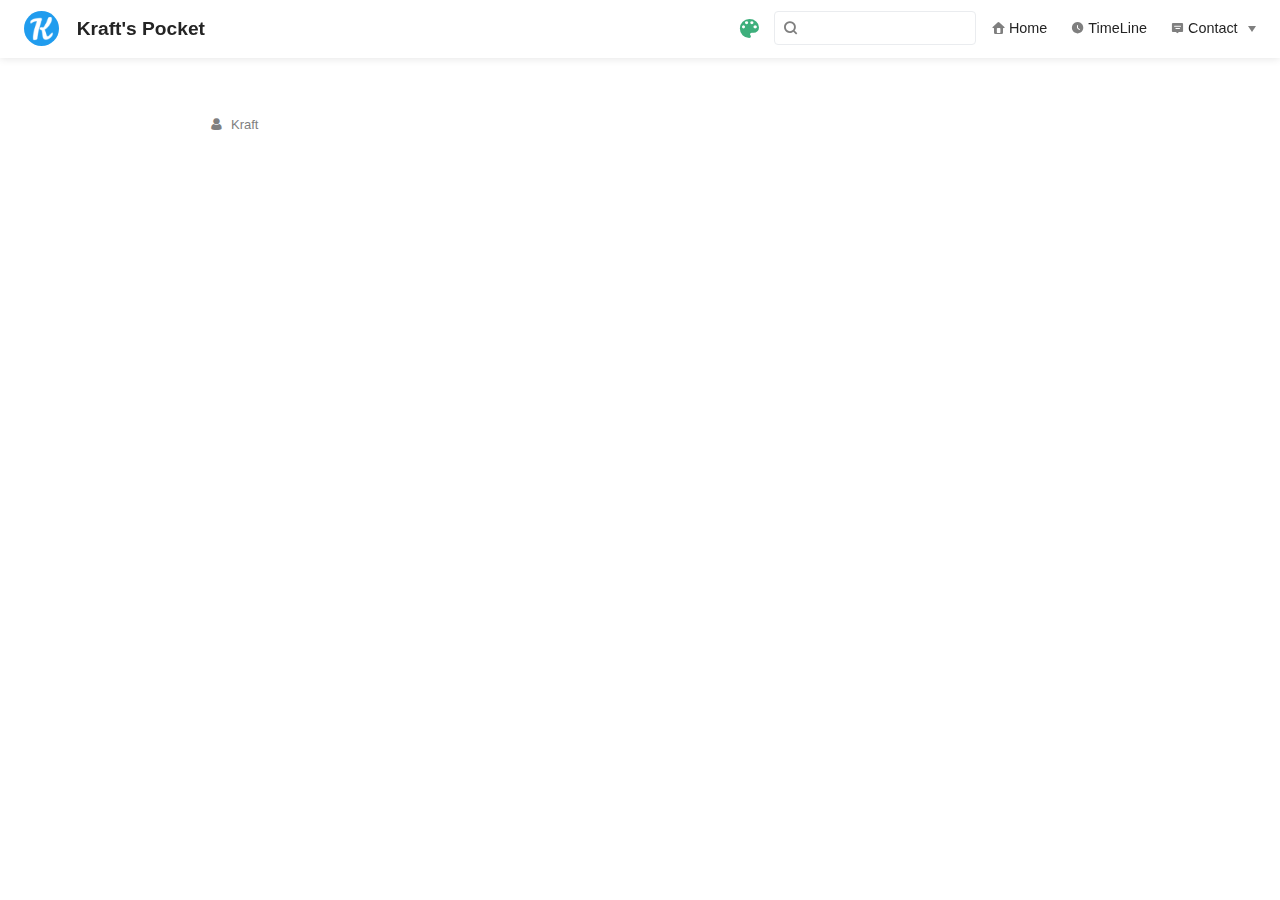
<file: categories/index.html>
<!DOCTYPE html>
<html lang="en-US">
  <head>
    <meta charset="utf-8">
    <meta name="viewport" content="width=device-width,initial-scale=1">
    <title>Categories | Kraft&#39;s Pocket</title>
    <meta name="generator" content="VuePress 1.9.7">
    <link rel="icon" href="/favicon.ico">
    <meta name="description" content="Just for Record">
    <meta name="viewport" content="width=device-width,initial-scale=1,user-scalable=no">
    
    <link rel="preload" href="/assets/css/0.styles.1091f159.css" as="style"><link rel="preload" href="/assets/js/app.4a620e6f.js" as="script"><link rel="preload" href="/assets/js/3.3f8b091c.js" as="script"><link rel="preload" href="/assets/js/1.0ce6ee8b.js" as="script"><link rel="prefetch" href="/assets/js/10.a8ad6b03.js"><link rel="prefetch" href="/assets/js/11.c396d425.js"><link rel="prefetch" href="/assets/js/12.b6d91b62.js"><link rel="prefetch" href="/assets/js/4.0e0ab09c.js"><link rel="prefetch" href="/assets/js/5.383b3a5e.js"><link rel="prefetch" href="/assets/js/6.b6f02a2b.js"><link rel="prefetch" href="/assets/js/7.fdd0033e.js"><link rel="prefetch" href="/assets/js/8.39bc11b2.js"><link rel="prefetch" href="/assets/js/9.c4f67763.js">
    <link rel="stylesheet" href="/assets/css/0.styles.1091f159.css">
  </head>
  <body>
    <div id="app" data-server-rendered="true"><div class="theme-container no-sidebar" data-v-5bb33761><div data-v-5bb33761><div class="password-shadow password-wrapper-out" style="display:none;" data-v-59e6cb88 data-v-5bb33761 data-v-5bb33761><h3 class="title" data-v-59e6cb88>Kraft's Pocket</h3> <p class="description" data-v-59e6cb88>Just for Record</p> <label id="box" class="inputBox" data-v-59e6cb88><input type="password" value="" data-v-59e6cb88> <span data-v-59e6cb88>Konck! Knock!</span> <button data-v-59e6cb88>OK</button></label> <div class="footer" data-v-59e6cb88><span data-v-59e6cb88><i class="iconfont reco-theme" data-v-59e6cb88></i> <a target="blank" href="https://vuepress-theme-reco.recoluan.com" data-v-59e6cb88>vuePress-theme-reco</a></span> <span data-v-59e6cb88><i class="iconfont reco-copyright" data-v-59e6cb88></i> <a data-v-59e6cb88><span data-v-59e6cb88>Kraft</span>
          
        <span data-v-59e6cb88>2022 - </span>
        2023
      </a></span></div></div> <div class="hide" data-v-5bb33761><header class="navbar" data-v-5bb33761><div class="sidebar-button"><svg xmlns="http://www.w3.org/2000/svg" aria-hidden="true" role="img" viewBox="0 0 448 512" class="icon"><path fill="currentColor" d="M436 124H12c-6.627 0-12-5.373-12-12V80c0-6.627 5.373-12 12-12h424c6.627 0 12 5.373 12 12v32c0 6.627-5.373 12-12 12zm0 160H12c-6.627 0-12-5.373-12-12v-32c0-6.627 5.373-12 12-12h424c6.627 0 12 5.373 12 12v32c0 6.627-5.373 12-12 12zm0 160H12c-6.627 0-12-5.373-12-12v-32c0-6.627 5.373-12 12-12h424c6.627 0 12 5.373 12 12v32c0 6.627-5.373 12-12 12z"></path></svg></div> <a href="/" class="home-link router-link-active"><img src="/logo.png" alt="Kraft's Pocket" class="logo"> <span class="site-name">Kraft's Pocket</span></a> <div class="links"><div class="color-picker"><a class="color-button"><i class="iconfont reco-color"></i></a> <div class="color-picker-menu" style="display:none;"><div class="mode-options"><h4 class="title">Choose mode</h4> <ul class="color-mode-options"><li class="dark">dark</li><li class="auto active">auto</li><li class="light">light</li></ul></div></div></div> <div class="search-box"><i class="iconfont reco-search"></i> <input aria-label="Search" autocomplete="off" spellcheck="false" value=""> <!----></div> <nav class="nav-links can-hide"><div class="nav-item"><a href="/" class="nav-link"><i class="iconfont reco-home"></i>
  Home
</a></div><div class="nav-item"><a href="/timeline/" class="nav-link"><i class="iconfont reco-date"></i>
  TimeLine
</a></div><div class="nav-item"><div class="dropdown-wrapper"><a class="dropdown-title"><span class="title"><i class="iconfont reco-message"></i>
      Contact
    </span> <span class="arrow right"></span></a> <ul class="nav-dropdown" style="display:none;"><li class="dropdown-item"><!----> <a href="https://github.com/DongZhaoXiong" target="_blank" rel="noopener noreferrer" class="nav-link external"><i class="iconfont reco-github"></i>
  GitHub
  <span><svg xmlns="http://www.w3.org/2000/svg" aria-hidden="true" focusable="false" x="0px" y="0px" viewBox="0 0 100 100" width="15" height="15" class="icon outbound"><path fill="currentColor" d="M18.8,85.1h56l0,0c2.2,0,4-1.8,4-4v-32h-8v28h-48v-48h28v-8h-32l0,0c-2.2,0-4,1.8-4,4v56C14.8,83.3,16.6,85.1,18.8,85.1z"></path> <polygon fill="currentColor" points="45.7,48.7 51.3,54.3 77.2,28.5 77.2,37.2 85.2,37.2 85.2,14.9 62.8,14.9 62.8,22.9 71.5,22.9"></polygon></svg> <span class="sr-only">(opens new window)</span></span></a></li></ul></div></div> <!----></nav></div></header> <div class="sidebar-mask" data-v-5bb33761></div> <aside class="sidebar" data-v-5bb33761><div class="personal-info-wrapper" data-v-1fad0c41 data-v-5bb33761><img src="/avatar.png" alt="author-avatar" class="personal-img" data-v-1fad0c41> <h3 class="name" data-v-1fad0c41>
    Kraft
  </h3> <div class="num" data-v-1fad0c41><div data-v-1fad0c41><h3 data-v-1fad0c41>2</h3> <h6 data-v-1fad0c41>Articles</h6></div> <div data-v-1fad0c41><h3 data-v-1fad0c41>1</h3> <h6 data-v-1fad0c41>Tags</h6></div></div> <ul class="social-links" data-v-1fad0c41></ul> <hr data-v-1fad0c41></div> <nav class="nav-links"><div class="nav-item"><a href="/" class="nav-link"><i class="iconfont reco-home"></i>
  Home
</a></div><div class="nav-item"><a href="/timeline/" class="nav-link"><i class="iconfont reco-date"></i>
  TimeLine
</a></div><div class="nav-item"><div class="dropdown-wrapper"><a class="dropdown-title"><span class="title"><i class="iconfont reco-message"></i>
      Contact
    </span> <span class="arrow right"></span></a> <ul class="nav-dropdown" style="display:none;"><li class="dropdown-item"><!----> <a href="https://github.com/DongZhaoXiong" target="_blank" rel="noopener noreferrer" class="nav-link external"><i class="iconfont reco-github"></i>
  GitHub
  <span><svg xmlns="http://www.w3.org/2000/svg" aria-hidden="true" focusable="false" x="0px" y="0px" viewBox="0 0 100 100" width="15" height="15" class="icon outbound"><path fill="currentColor" d="M18.8,85.1h56l0,0c2.2,0,4-1.8,4-4v-32h-8v28h-48v-48h28v-8h-32l0,0c-2.2,0-4,1.8-4,4v56C14.8,83.3,16.6,85.1,18.8,85.1z"></path> <polygon fill="currentColor" points="45.7,48.7 51.3,54.3 77.2,28.5 77.2,37.2 85.2,37.2 85.2,14.9 62.8,14.9 62.8,22.9 71.5,22.9"></polygon></svg> <span class="sr-only">(opens new window)</span></span></a></li></ul></div></div> <!----></nav> <!----> </aside> <div class="password-shadow password-wrapper-in" style="display:none;" data-v-59e6cb88 data-v-5bb33761><h3 class="title" data-v-59e6cb88>Categories</h3> <!----> <label id="box" class="inputBox" data-v-59e6cb88><input type="password" value="" data-v-59e6cb88> <span data-v-59e6cb88>Konck! Knock!</span> <button data-v-59e6cb88>OK</button></label> <div class="footer" data-v-59e6cb88><span data-v-59e6cb88><i class="iconfont reco-theme" data-v-59e6cb88></i> <a target="blank" href="https://vuepress-theme-reco.recoluan.com" data-v-59e6cb88>vuePress-theme-reco</a></span> <span data-v-59e6cb88><i class="iconfont reco-copyright" data-v-59e6cb88></i> <a data-v-59e6cb88><span data-v-59e6cb88>Kraft</span>
          
        <span data-v-59e6cb88>2022 - </span>
        2023
      </a></span></div></div> <div data-v-5bb33761><div data-v-5bb33761><main class="page" style="padding-right:0;"><section style="display:;"><div class="page-title"><h1 class="title"></h1> <div data-v-8a445198><i class="iconfont reco-account" data-v-8a445198><span data-v-8a445198>Kraft</span></i> <!----> <!----> <!----></div></div> <!----></section> <footer class="page-edit"><!----> <!----></footer> <!----> <div class="comments-wrapper"><!----></div> <ul class="side-bar sub-sidebar-wrapper" style="width:0;" data-v-ac050c62></ul></main></div> <!----></div></div></div></div><div class="global-ui"><div class="back-to-ceiling" style="right:1rem;bottom:6rem;width:2.5rem;height:2.5rem;border-radius:.25rem;line-height:2.5rem;display:none;" data-v-c6073ba8 data-v-c6073ba8><svg t="1574745035067" viewBox="0 0 1024 1024" version="1.1" xmlns="http://www.w3.org/2000/svg" p-id="5404" class="icon" data-v-c6073ba8><path d="M526.60727968 10.90185116a27.675 27.675 0 0 0-29.21455937 0c-131.36607665 82.28402758-218.69155461 228.01873535-218.69155402 394.07834331a462.20625001 462.20625001 0 0 0 5.36959153 69.94390903c1.00431239 6.55289093-0.34802892 13.13561351-3.76865779 18.80351572-32.63518765 54.11355614-51.75690182 118.55860487-51.7569018 187.94566865a371.06718723 371.06718723 0 0 0 11.50484808 91.98906777c6.53300375 25.50556257 41.68394495 28.14064038 52.69160883 4.22606766 17.37162448-37.73630017 42.14135425-72.50938081 72.80769204-103.21549295 2.18761121 3.04276886 4.15646224 6.24463696 6.40373557 9.22774369a1871.4375 1871.4375 0 0 0 140.04691725 5.34970492 1866.36093723 1866.36093723 0 0 0 140.04691723-5.34970492c2.24727335-2.98310674 4.21612437-6.18497483 6.3937923-9.2178004 30.66633723 30.70611158 55.4360664 65.4791928 72.80769147 103.21549355 11.00766384 23.91457269 46.15860503 21.27949489 52.69160879-4.22606768a371.15156223 371.15156223 0 0 0 11.514792-91.99901164c0-69.36717486-19.13165746-133.82216804-51.75690182-187.92578088-3.42062944-5.66790279-4.76302748-12.26056868-3.76865837-18.80351632a462.20625001 462.20625001 0 0 0 5.36959269-69.943909c-0.00994388-166.08943902-87.32547796-311.81420293-218.6915546-394.09823051zM605.93803103 357.87693858a93.93749974 93.93749974 0 1 1-187.89594924 6.1e-7 93.93749974 93.93749974 0 0 1 187.89594924-6.1e-7z" p-id="5405" data-v-c6073ba8></path><path d="M429.50777625 765.63860547C429.50777625 803.39355007 466.44236686 1000.39046097 512.00932183 1000.39046097c45.56695499 0 82.4922232-197.00623328 82.5015456-234.7518555 0-37.75494459-36.9345906-68.35043303-82.4922232-68.34111062-45.57627738-0.00932239-82.52019037 30.59548842-82.51086798 68.34111062z" p-id="5406" data-v-c6073ba8></path></svg></div></div></div>
    <script src="/assets/js/app.4a620e6f.js" defer></script><script src="/assets/js/3.3f8b091c.js" defer></script><script src="/assets/js/1.0ce6ee8b.js" defer></script>
  </body>
</html>
</file>
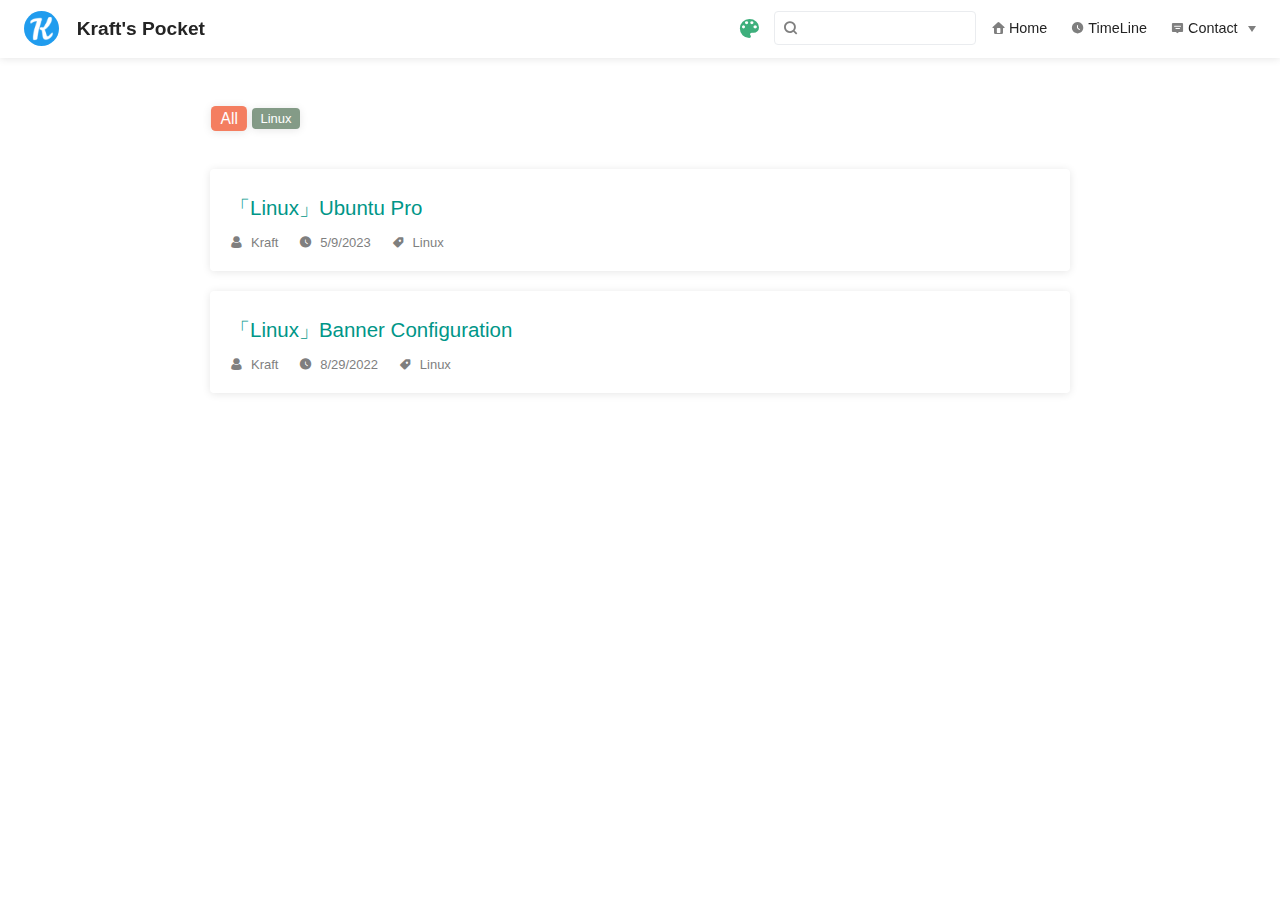
<file: tag/index.html>
<!DOCTYPE html>
<html lang="en-US">
  <head>
    <meta charset="utf-8">
    <meta name="viewport" content="width=device-width,initial-scale=1">
    <title>Tags | Kraft&#39;s Pocket</title>
    <meta name="generator" content="VuePress 1.9.7">
    <link rel="icon" href="/favicon.ico">
    <meta name="description" content="Just for Record">
    <meta name="viewport" content="width=device-width,initial-scale=1,user-scalable=no">
    
    <link rel="preload" href="/assets/css/0.styles.1091f159.css" as="style"><link rel="preload" href="/assets/js/app.4a620e6f.js" as="script"><link rel="preload" href="/assets/js/5.383b3a5e.js" as="script"><link rel="preload" href="/assets/js/1.0ce6ee8b.js" as="script"><link rel="prefetch" href="/assets/js/10.a8ad6b03.js"><link rel="prefetch" href="/assets/js/11.c396d425.js"><link rel="prefetch" href="/assets/js/12.b6d91b62.js"><link rel="prefetch" href="/assets/js/3.3f8b091c.js"><link rel="prefetch" href="/assets/js/4.0e0ab09c.js"><link rel="prefetch" href="/assets/js/6.b6f02a2b.js"><link rel="prefetch" href="/assets/js/7.fdd0033e.js"><link rel="prefetch" href="/assets/js/8.39bc11b2.js"><link rel="prefetch" href="/assets/js/9.c4f67763.js">
    <link rel="stylesheet" href="/assets/css/0.styles.1091f159.css">
  </head>
  <body>
    <div id="app" data-server-rendered="true"><div class="theme-container tags-wrapper no-sidebar" data-v-5bb33761 data-v-76b3aa19><div data-v-5bb33761><div class="password-shadow password-wrapper-out" style="display:none;" data-v-59e6cb88 data-v-5bb33761 data-v-5bb33761><h3 class="title" data-v-59e6cb88>Kraft's Pocket</h3> <p class="description" data-v-59e6cb88>Just for Record</p> <label id="box" class="inputBox" data-v-59e6cb88><input type="password" value="" data-v-59e6cb88> <span data-v-59e6cb88>Konck! Knock!</span> <button data-v-59e6cb88>OK</button></label> <div class="footer" data-v-59e6cb88><span data-v-59e6cb88><i class="iconfont reco-theme" data-v-59e6cb88></i> <a target="blank" href="https://vuepress-theme-reco.recoluan.com" data-v-59e6cb88>vuePress-theme-reco</a></span> <span data-v-59e6cb88><i class="iconfont reco-copyright" data-v-59e6cb88></i> <a data-v-59e6cb88><span data-v-59e6cb88>Kraft</span>
          
        <span data-v-59e6cb88>2022 - </span>
        2023
      </a></span></div></div> <div class="hide" data-v-5bb33761><header class="navbar" data-v-5bb33761><div class="sidebar-button"><svg xmlns="http://www.w3.org/2000/svg" aria-hidden="true" role="img" viewBox="0 0 448 512" class="icon"><path fill="currentColor" d="M436 124H12c-6.627 0-12-5.373-12-12V80c0-6.627 5.373-12 12-12h424c6.627 0 12 5.373 12 12v32c0 6.627-5.373 12-12 12zm0 160H12c-6.627 0-12-5.373-12-12v-32c0-6.627 5.373-12 12-12h424c6.627 0 12 5.373 12 12v32c0 6.627-5.373 12-12 12zm0 160H12c-6.627 0-12-5.373-12-12v-32c0-6.627 5.373-12 12-12h424c6.627 0 12 5.373 12 12v32c0 6.627-5.373 12-12 12z"></path></svg></div> <a href="/" class="home-link router-link-active"><img src="/logo.png" alt="Kraft's Pocket" class="logo"> <span class="site-name">Kraft's Pocket</span></a> <div class="links"><div class="color-picker"><a class="color-button"><i class="iconfont reco-color"></i></a> <div class="color-picker-menu" style="display:none;"><div class="mode-options"><h4 class="title">Choose mode</h4> <ul class="color-mode-options"><li class="dark">dark</li><li class="auto active">auto</li><li class="light">light</li></ul></div></div></div> <div class="search-box"><i class="iconfont reco-search"></i> <input aria-label="Search" autocomplete="off" spellcheck="false" value=""> <!----></div> <nav class="nav-links can-hide"><div class="nav-item"><a href="/" class="nav-link"><i class="iconfont reco-home"></i>
  Home
</a></div><div class="nav-item"><a href="/timeline/" class="nav-link"><i class="iconfont reco-date"></i>
  TimeLine
</a></div><div class="nav-item"><div class="dropdown-wrapper"><a class="dropdown-title"><span class="title"><i class="iconfont reco-message"></i>
      Contact
    </span> <span class="arrow right"></span></a> <ul class="nav-dropdown" style="display:none;"><li class="dropdown-item"><!----> <a href="https://github.com/DongZhaoXiong" target="_blank" rel="noopener noreferrer" class="nav-link external"><i class="iconfont reco-github"></i>
  GitHub
  <span><svg xmlns="http://www.w3.org/2000/svg" aria-hidden="true" focusable="false" x="0px" y="0px" viewBox="0 0 100 100" width="15" height="15" class="icon outbound"><path fill="currentColor" d="M18.8,85.1h56l0,0c2.2,0,4-1.8,4-4v-32h-8v28h-48v-48h28v-8h-32l0,0c-2.2,0-4,1.8-4,4v56C14.8,83.3,16.6,85.1,18.8,85.1z"></path> <polygon fill="currentColor" points="45.7,48.7 51.3,54.3 77.2,28.5 77.2,37.2 85.2,37.2 85.2,14.9 62.8,14.9 62.8,22.9 71.5,22.9"></polygon></svg> <span class="sr-only">(opens new window)</span></span></a></li></ul></div></div> <!----></nav></div></header> <div class="sidebar-mask" data-v-5bb33761></div> <aside class="sidebar" data-v-5bb33761><div class="personal-info-wrapper" data-v-1fad0c41 data-v-5bb33761><img src="/avatar.png" alt="author-avatar" class="personal-img" data-v-1fad0c41> <h3 class="name" data-v-1fad0c41>
    Kraft
  </h3> <div class="num" data-v-1fad0c41><div data-v-1fad0c41><h3 data-v-1fad0c41>2</h3> <h6 data-v-1fad0c41>Articles</h6></div> <div data-v-1fad0c41><h3 data-v-1fad0c41>1</h3> <h6 data-v-1fad0c41>Tags</h6></div></div> <ul class="social-links" data-v-1fad0c41></ul> <hr data-v-1fad0c41></div> <nav class="nav-links"><div class="nav-item"><a href="/" class="nav-link"><i class="iconfont reco-home"></i>
  Home
</a></div><div class="nav-item"><a href="/timeline/" class="nav-link"><i class="iconfont reco-date"></i>
  TimeLine
</a></div><div class="nav-item"><div class="dropdown-wrapper"><a class="dropdown-title"><span class="title"><i class="iconfont reco-message"></i>
      Contact
    </span> <span class="arrow right"></span></a> <ul class="nav-dropdown" style="display:none;"><li class="dropdown-item"><!----> <a href="https://github.com/DongZhaoXiong" target="_blank" rel="noopener noreferrer" class="nav-link external"><i class="iconfont reco-github"></i>
  GitHub
  <span><svg xmlns="http://www.w3.org/2000/svg" aria-hidden="true" focusable="false" x="0px" y="0px" viewBox="0 0 100 100" width="15" height="15" class="icon outbound"><path fill="currentColor" d="M18.8,85.1h56l0,0c2.2,0,4-1.8,4-4v-32h-8v28h-48v-48h28v-8h-32l0,0c-2.2,0-4,1.8-4,4v56C14.8,83.3,16.6,85.1,18.8,85.1z"></path> <polygon fill="currentColor" points="45.7,48.7 51.3,54.3 77.2,28.5 77.2,37.2 85.2,37.2 85.2,14.9 62.8,14.9 62.8,22.9 71.5,22.9"></polygon></svg> <span class="sr-only">(opens new window)</span></span></a></li></ul></div></div> <!----></nav> <!----> </aside> <div class="password-shadow password-wrapper-in" style="display:none;" data-v-59e6cb88 data-v-5bb33761><h3 class="title" data-v-59e6cb88>Tags</h3> <!----> <label id="box" class="inputBox" data-v-59e6cb88><input type="password" value="" data-v-59e6cb88> <span data-v-59e6cb88>Konck! Knock!</span> <button data-v-59e6cb88>OK</button></label> <div class="footer" data-v-59e6cb88><span data-v-59e6cb88><i class="iconfont reco-theme" data-v-59e6cb88></i> <a target="blank" href="https://vuepress-theme-reco.recoluan.com" data-v-59e6cb88>vuePress-theme-reco</a></span> <span data-v-59e6cb88><i class="iconfont reco-copyright" data-v-59e6cb88></i> <a data-v-59e6cb88><span data-v-59e6cb88>Kraft</span>
          
        <span data-v-59e6cb88>2022 - </span>
        2023
      </a></span></div></div> <div data-v-5bb33761><div class="tags" data-v-cbf58c6c data-v-76b3aa19><span class="active" style="background-color:#f47e60;display:;" data-v-cbf58c6c>All</span><span style="background-color:#e15b64;display:;" data-v-cbf58c6c>Linux</span></div> <div class="abstract-wrapper list" data-v-21a20f36 data-v-76b3aa19><div class="abstract-item" data-v-73a63558 data-v-21a20f36><!----> <div class="title" data-v-73a63558><!----> <a href="/blogs/Operating%20System/2023/050901.html" data-v-73a63558>「Linux」Ubuntu Pro</a></div> <div class="abstract" data-v-73a63558></div> <div data-v-8a445198 data-v-73a63558><i class="iconfont reco-account" data-v-8a445198><span data-v-8a445198>Kraft</span></i> <i class="iconfont reco-date" data-v-8a445198><span data-v-8a445198>5/9/2023</span></i> <!----> <i class="tags iconfont reco-tag" data-v-8a445198><span class="tag-item" data-v-8a445198>Linux</span></i></div></div><div class="abstract-item" data-v-73a63558 data-v-21a20f36><!----> <div class="title" data-v-73a63558><!----> <a href="/blogs/Operating%20System/2022/071801.html" data-v-73a63558>「Linux」Banner Configuration</a></div> <div class="abstract" data-v-73a63558></div> <div data-v-8a445198 data-v-73a63558><i class="iconfont reco-account" data-v-8a445198><span data-v-8a445198>Kraft</span></i> <i class="iconfont reco-date" data-v-8a445198><span data-v-8a445198>8/29/2022</span></i> <!----> <i class="tags iconfont reco-tag" data-v-8a445198><span class="tag-item" data-v-8a445198>Linux</span></i></div></div> <div class="pagation pagation" style="display:none;" data-v-094d08e4 data-v-21a20f36><div class="pagation-list" data-v-094d08e4><span unselectable="on" class="jump" style="display:none;" data-v-094d08e4>Prev</span> <span class="jump" style="display:none;" data-v-094d08e4>1</span> <span class="ellipsis" style="display:none;" data-v-094d08e4>...</span> <span class="jump bgprimary" data-v-094d08e4>1</span> <span class="ellipsis" style="display:none;" data-v-094d08e4>...</span> <span class="jump" style="display:none;" data-v-094d08e4>1</span> <span class="jump" style="display:none;" data-v-094d08e4>Next</span> <span class="jumppoint" data-v-094d08e4>Jump To</span> <span class="jumpinp" data-v-094d08e4><input type="text" value="" data-v-094d08e4></span> <span class="jump gobtn" data-v-094d08e4>Go</span></div></div></div></div></div></div></div><div class="global-ui"><div class="back-to-ceiling" style="right:1rem;bottom:6rem;width:2.5rem;height:2.5rem;border-radius:.25rem;line-height:2.5rem;display:none;" data-v-c6073ba8 data-v-c6073ba8><svg t="1574745035067" viewBox="0 0 1024 1024" version="1.1" xmlns="http://www.w3.org/2000/svg" p-id="5404" class="icon" data-v-c6073ba8><path d="M526.60727968 10.90185116a27.675 27.675 0 0 0-29.21455937 0c-131.36607665 82.28402758-218.69155461 228.01873535-218.69155402 394.07834331a462.20625001 462.20625001 0 0 0 5.36959153 69.94390903c1.00431239 6.55289093-0.34802892 13.13561351-3.76865779 18.80351572-32.63518765 54.11355614-51.75690182 118.55860487-51.7569018 187.94566865a371.06718723 371.06718723 0 0 0 11.50484808 91.98906777c6.53300375 25.50556257 41.68394495 28.14064038 52.69160883 4.22606766 17.37162448-37.73630017 42.14135425-72.50938081 72.80769204-103.21549295 2.18761121 3.04276886 4.15646224 6.24463696 6.40373557 9.22774369a1871.4375 1871.4375 0 0 0 140.04691725 5.34970492 1866.36093723 1866.36093723 0 0 0 140.04691723-5.34970492c2.24727335-2.98310674 4.21612437-6.18497483 6.3937923-9.2178004 30.66633723 30.70611158 55.4360664 65.4791928 72.80769147 103.21549355 11.00766384 23.91457269 46.15860503 21.27949489 52.69160879-4.22606768a371.15156223 371.15156223 0 0 0 11.514792-91.99901164c0-69.36717486-19.13165746-133.82216804-51.75690182-187.92578088-3.42062944-5.66790279-4.76302748-12.26056868-3.76865837-18.80351632a462.20625001 462.20625001 0 0 0 5.36959269-69.943909c-0.00994388-166.08943902-87.32547796-311.81420293-218.6915546-394.09823051zM605.93803103 357.87693858a93.93749974 93.93749974 0 1 1-187.89594924 6.1e-7 93.93749974 93.93749974 0 0 1 187.89594924-6.1e-7z" p-id="5405" data-v-c6073ba8></path><path d="M429.50777625 765.63860547C429.50777625 803.39355007 466.44236686 1000.39046097 512.00932183 1000.39046097c45.56695499 0 82.4922232-197.00623328 82.5015456-234.7518555 0-37.75494459-36.9345906-68.35043303-82.4922232-68.34111062-45.57627738-0.00932239-82.52019037 30.59548842-82.51086798 68.34111062z" p-id="5406" data-v-c6073ba8></path></svg></div></div></div>
    <script src="/assets/js/app.4a620e6f.js" defer></script><script src="/assets/js/5.383b3a5e.js" defer></script><script src="/assets/js/1.0ce6ee8b.js" defer></script>
  </body>
</html>
</file>
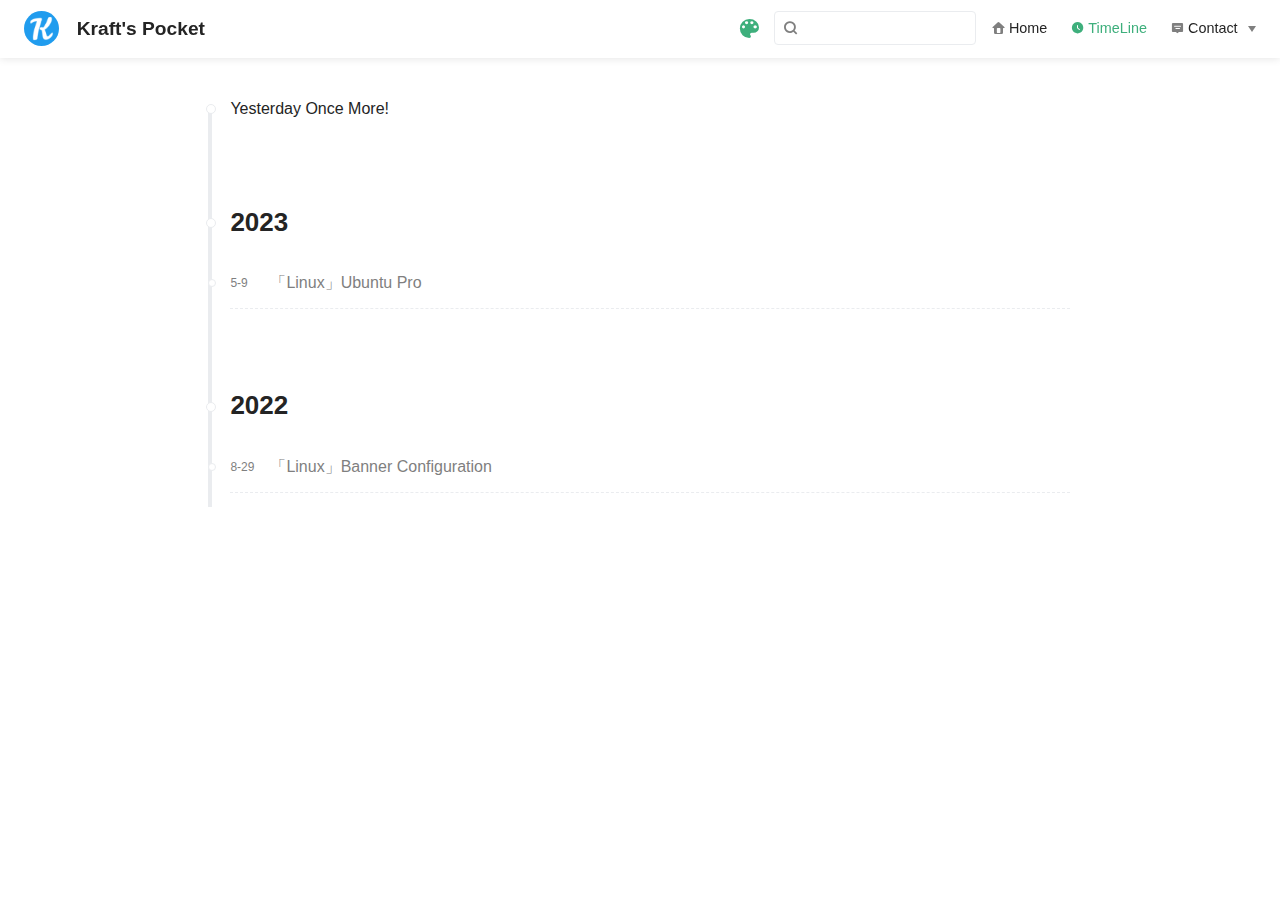
<file: timeline/index.html>
<!DOCTYPE html>
<html lang="en-US">
  <head>
    <meta charset="utf-8">
    <meta name="viewport" content="width=device-width,initial-scale=1">
    <title>Timeline | Kraft&#39;s Pocket</title>
    <meta name="generator" content="VuePress 1.9.7">
    <link rel="icon" href="/favicon.ico">
    <meta name="description" content="Just for Record">
    <meta name="viewport" content="width=device-width,initial-scale=1,user-scalable=no">
    
    <link rel="preload" href="/assets/css/0.styles.1091f159.css" as="style"><link rel="preload" href="/assets/js/app.4a620e6f.js" as="script"><link rel="preload" href="/assets/js/8.39bc11b2.js" as="script"><link rel="preload" href="/assets/js/1.0ce6ee8b.js" as="script"><link rel="prefetch" href="/assets/js/10.a8ad6b03.js"><link rel="prefetch" href="/assets/js/11.c396d425.js"><link rel="prefetch" href="/assets/js/12.b6d91b62.js"><link rel="prefetch" href="/assets/js/3.3f8b091c.js"><link rel="prefetch" href="/assets/js/4.0e0ab09c.js"><link rel="prefetch" href="/assets/js/5.383b3a5e.js"><link rel="prefetch" href="/assets/js/6.b6f02a2b.js"><link rel="prefetch" href="/assets/js/7.fdd0033e.js"><link rel="prefetch" href="/assets/js/9.c4f67763.js">
    <link rel="stylesheet" href="/assets/css/0.styles.1091f159.css">
  </head>
  <body>
    <div id="app" data-server-rendered="true"><div class="theme-container timeline-wrapper no-sidebar" data-v-5bb33761 data-v-5920e741><div data-v-5bb33761><div class="password-shadow password-wrapper-out" style="display:none;" data-v-59e6cb88 data-v-5bb33761 data-v-5bb33761><h3 class="title" data-v-59e6cb88>Kraft's Pocket</h3> <p class="description" data-v-59e6cb88>Just for Record</p> <label id="box" class="inputBox" data-v-59e6cb88><input type="password" value="" data-v-59e6cb88> <span data-v-59e6cb88>Konck! Knock!</span> <button data-v-59e6cb88>OK</button></label> <div class="footer" data-v-59e6cb88><span data-v-59e6cb88><i class="iconfont reco-theme" data-v-59e6cb88></i> <a target="blank" href="https://vuepress-theme-reco.recoluan.com" data-v-59e6cb88>vuePress-theme-reco</a></span> <span data-v-59e6cb88><i class="iconfont reco-copyright" data-v-59e6cb88></i> <a data-v-59e6cb88><span data-v-59e6cb88>Kraft</span>
          
        <span data-v-59e6cb88>2022 - </span>
        2023
      </a></span></div></div> <div class="hide" data-v-5bb33761><header class="navbar" data-v-5bb33761><div class="sidebar-button"><svg xmlns="http://www.w3.org/2000/svg" aria-hidden="true" role="img" viewBox="0 0 448 512" class="icon"><path fill="currentColor" d="M436 124H12c-6.627 0-12-5.373-12-12V80c0-6.627 5.373-12 12-12h424c6.627 0 12 5.373 12 12v32c0 6.627-5.373 12-12 12zm0 160H12c-6.627 0-12-5.373-12-12v-32c0-6.627 5.373-12 12-12h424c6.627 0 12 5.373 12 12v32c0 6.627-5.373 12-12 12zm0 160H12c-6.627 0-12-5.373-12-12v-32c0-6.627 5.373-12 12-12h424c6.627 0 12 5.373 12 12v32c0 6.627-5.373 12-12 12z"></path></svg></div> <a href="/" class="home-link router-link-active"><img src="/logo.png" alt="Kraft's Pocket" class="logo"> <span class="site-name">Kraft's Pocket</span></a> <div class="links"><div class="color-picker"><a class="color-button"><i class="iconfont reco-color"></i></a> <div class="color-picker-menu" style="display:none;"><div class="mode-options"><h4 class="title">Choose mode</h4> <ul class="color-mode-options"><li class="dark">dark</li><li class="auto active">auto</li><li class="light">light</li></ul></div></div></div> <div class="search-box"><i class="iconfont reco-search"></i> <input aria-label="Search" autocomplete="off" spellcheck="false" value=""> <!----></div> <nav class="nav-links can-hide"><div class="nav-item"><a href="/" class="nav-link"><i class="iconfont reco-home"></i>
  Home
</a></div><div class="nav-item"><a href="/timeline/" aria-current="page" class="nav-link router-link-exact-active router-link-active"><i class="iconfont reco-date"></i>
  TimeLine
</a></div><div class="nav-item"><div class="dropdown-wrapper"><a class="dropdown-title"><span class="title"><i class="iconfont reco-message"></i>
      Contact
    </span> <span class="arrow right"></span></a> <ul class="nav-dropdown" style="display:none;"><li class="dropdown-item"><!----> <a href="https://github.com/DongZhaoXiong" target="_blank" rel="noopener noreferrer" class="nav-link external"><i class="iconfont reco-github"></i>
  GitHub
  <span><svg xmlns="http://www.w3.org/2000/svg" aria-hidden="true" focusable="false" x="0px" y="0px" viewBox="0 0 100 100" width="15" height="15" class="icon outbound"><path fill="currentColor" d="M18.8,85.1h56l0,0c2.2,0,4-1.8,4-4v-32h-8v28h-48v-48h28v-8h-32l0,0c-2.2,0-4,1.8-4,4v56C14.8,83.3,16.6,85.1,18.8,85.1z"></path> <polygon fill="currentColor" points="45.7,48.7 51.3,54.3 77.2,28.5 77.2,37.2 85.2,37.2 85.2,14.9 62.8,14.9 62.8,22.9 71.5,22.9"></polygon></svg> <span class="sr-only">(opens new window)</span></span></a></li></ul></div></div> <!----></nav></div></header> <div class="sidebar-mask" data-v-5bb33761></div> <aside class="sidebar" data-v-5bb33761><div class="personal-info-wrapper" data-v-1fad0c41 data-v-5bb33761><img src="/avatar.png" alt="author-avatar" class="personal-img" data-v-1fad0c41> <h3 class="name" data-v-1fad0c41>
    Kraft
  </h3> <div class="num" data-v-1fad0c41><div data-v-1fad0c41><h3 data-v-1fad0c41>2</h3> <h6 data-v-1fad0c41>Articles</h6></div> <div data-v-1fad0c41><h3 data-v-1fad0c41>1</h3> <h6 data-v-1fad0c41>Tags</h6></div></div> <ul class="social-links" data-v-1fad0c41></ul> <hr data-v-1fad0c41></div> <nav class="nav-links"><div class="nav-item"><a href="/" class="nav-link"><i class="iconfont reco-home"></i>
  Home
</a></div><div class="nav-item"><a href="/timeline/" aria-current="page" class="nav-link router-link-exact-active router-link-active"><i class="iconfont reco-date"></i>
  TimeLine
</a></div><div class="nav-item"><div class="dropdown-wrapper"><a class="dropdown-title"><span class="title"><i class="iconfont reco-message"></i>
      Contact
    </span> <span class="arrow right"></span></a> <ul class="nav-dropdown" style="display:none;"><li class="dropdown-item"><!----> <a href="https://github.com/DongZhaoXiong" target="_blank" rel="noopener noreferrer" class="nav-link external"><i class="iconfont reco-github"></i>
  GitHub
  <span><svg xmlns="http://www.w3.org/2000/svg" aria-hidden="true" focusable="false" x="0px" y="0px" viewBox="0 0 100 100" width="15" height="15" class="icon outbound"><path fill="currentColor" d="M18.8,85.1h56l0,0c2.2,0,4-1.8,4-4v-32h-8v28h-48v-48h28v-8h-32l0,0c-2.2,0-4,1.8-4,4v56C14.8,83.3,16.6,85.1,18.8,85.1z"></path> <polygon fill="currentColor" points="45.7,48.7 51.3,54.3 77.2,28.5 77.2,37.2 85.2,37.2 85.2,14.9 62.8,14.9 62.8,22.9 71.5,22.9"></polygon></svg> <span class="sr-only">(opens new window)</span></span></a></li></ul></div></div> <!----></nav> <!----> </aside> <div class="password-shadow password-wrapper-in" style="display:none;" data-v-59e6cb88 data-v-5bb33761><h3 class="title" data-v-59e6cb88>Timeline</h3> <!----> <label id="box" class="inputBox" data-v-59e6cb88><input type="password" value="" data-v-59e6cb88> <span data-v-59e6cb88>Konck! Knock!</span> <button data-v-59e6cb88>OK</button></label> <div class="footer" data-v-59e6cb88><span data-v-59e6cb88><i class="iconfont reco-theme" data-v-59e6cb88></i> <a target="blank" href="https://vuepress-theme-reco.recoluan.com" data-v-59e6cb88>vuePress-theme-reco</a></span> <span data-v-59e6cb88><i class="iconfont reco-copyright" data-v-59e6cb88></i> <a data-v-59e6cb88><span data-v-59e6cb88>Kraft</span>
          
        <span data-v-59e6cb88>2022 - </span>
        2023
      </a></span></div></div> <div data-v-5bb33761><ul class="timeline-content" data-v-5bb33761 data-v-5920e741><li class="desc" data-v-5920e741 data-v-5920e741>Yesterday Once More!</li> <li data-v-5920e741 data-v-5920e741><h3 class="year" data-v-5920e741>2023</h3> <ul class="year-wrapper" data-v-5920e741><li data-v-5920e741><span class="date" data-v-5920e741>5-9</span> <span class="title" data-v-5920e741>「Linux」Ubuntu Pro</span></li></ul></li><li data-v-5920e741 data-v-5920e741><h3 class="year" data-v-5920e741>2022</h3> <ul class="year-wrapper" data-v-5920e741><li data-v-5920e741><span class="date" data-v-5920e741>8-29</span> <span class="title" data-v-5920e741>「Linux」Banner Configuration</span></li></ul></li></ul></div></div></div></div><div class="global-ui"><div class="back-to-ceiling" style="right:1rem;bottom:6rem;width:2.5rem;height:2.5rem;border-radius:.25rem;line-height:2.5rem;display:none;" data-v-c6073ba8 data-v-c6073ba8><svg t="1574745035067" viewBox="0 0 1024 1024" version="1.1" xmlns="http://www.w3.org/2000/svg" p-id="5404" class="icon" data-v-c6073ba8><path d="M526.60727968 10.90185116a27.675 27.675 0 0 0-29.21455937 0c-131.36607665 82.28402758-218.69155461 228.01873535-218.69155402 394.07834331a462.20625001 462.20625001 0 0 0 5.36959153 69.94390903c1.00431239 6.55289093-0.34802892 13.13561351-3.76865779 18.80351572-32.63518765 54.11355614-51.75690182 118.55860487-51.7569018 187.94566865a371.06718723 371.06718723 0 0 0 11.50484808 91.98906777c6.53300375 25.50556257 41.68394495 28.14064038 52.69160883 4.22606766 17.37162448-37.73630017 42.14135425-72.50938081 72.80769204-103.21549295 2.18761121 3.04276886 4.15646224 6.24463696 6.40373557 9.22774369a1871.4375 1871.4375 0 0 0 140.04691725 5.34970492 1866.36093723 1866.36093723 0 0 0 140.04691723-5.34970492c2.24727335-2.98310674 4.21612437-6.18497483 6.3937923-9.2178004 30.66633723 30.70611158 55.4360664 65.4791928 72.80769147 103.21549355 11.00766384 23.91457269 46.15860503 21.27949489 52.69160879-4.22606768a371.15156223 371.15156223 0 0 0 11.514792-91.99901164c0-69.36717486-19.13165746-133.82216804-51.75690182-187.92578088-3.42062944-5.66790279-4.76302748-12.26056868-3.76865837-18.80351632a462.20625001 462.20625001 0 0 0 5.36959269-69.943909c-0.00994388-166.08943902-87.32547796-311.81420293-218.6915546-394.09823051zM605.93803103 357.87693858a93.93749974 93.93749974 0 1 1-187.89594924 6.1e-7 93.93749974 93.93749974 0 0 1 187.89594924-6.1e-7z" p-id="5405" data-v-c6073ba8></path><path d="M429.50777625 765.63860547C429.50777625 803.39355007 466.44236686 1000.39046097 512.00932183 1000.39046097c45.56695499 0 82.4922232-197.00623328 82.5015456-234.7518555 0-37.75494459-36.9345906-68.35043303-82.4922232-68.34111062-45.57627738-0.00932239-82.52019037 30.59548842-82.51086798 68.34111062z" p-id="5406" data-v-c6073ba8></path></svg></div></div></div>
    <script src="/assets/js/app.4a620e6f.js" defer></script><script src="/assets/js/8.39bc11b2.js" defer></script><script src="/assets/js/1.0ce6ee8b.js" defer></script>
  </body>
</html>
</file>
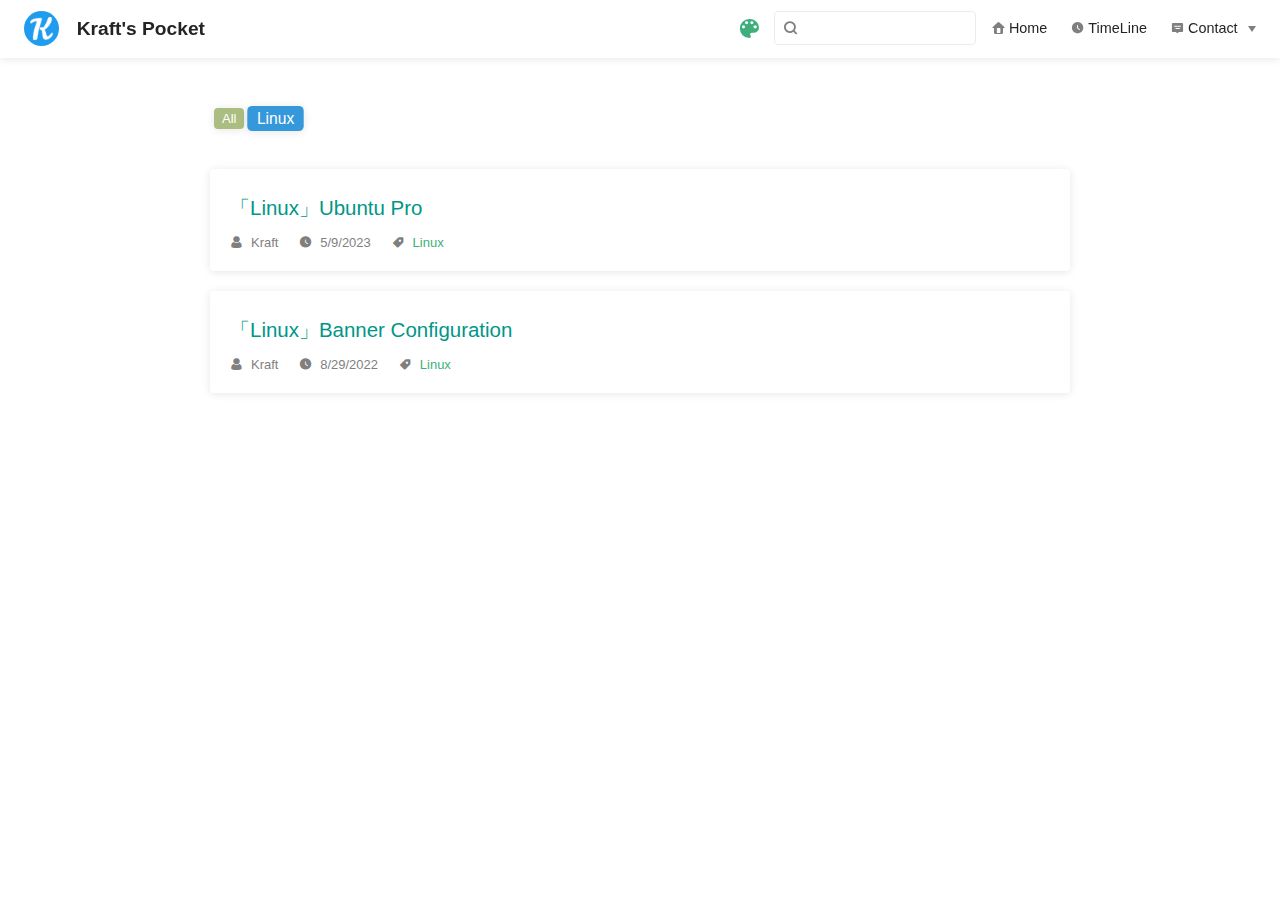
<file: tag/Linux/index.html>
<!DOCTYPE html>
<html lang="en-US">
  <head>
    <meta charset="utf-8">
    <meta name="viewport" content="width=device-width,initial-scale=1">
    <title>Linux Tags | Kraft&#39;s Pocket</title>
    <meta name="generator" content="VuePress 1.9.7">
    <link rel="icon" href="/favicon.ico">
    <meta name="description" content="Just for Record">
    <meta name="viewport" content="width=device-width,initial-scale=1,user-scalable=no">
    
    <link rel="preload" href="/assets/css/0.styles.1091f159.css" as="style"><link rel="preload" href="/assets/js/app.4a620e6f.js" as="script"><link rel="preload" href="/assets/js/4.0e0ab09c.js" as="script"><link rel="preload" href="/assets/js/1.0ce6ee8b.js" as="script"><link rel="prefetch" href="/assets/js/10.a8ad6b03.js"><link rel="prefetch" href="/assets/js/11.c396d425.js"><link rel="prefetch" href="/assets/js/12.b6d91b62.js"><link rel="prefetch" href="/assets/js/3.3f8b091c.js"><link rel="prefetch" href="/assets/js/5.383b3a5e.js"><link rel="prefetch" href="/assets/js/6.b6f02a2b.js"><link rel="prefetch" href="/assets/js/7.fdd0033e.js"><link rel="prefetch" href="/assets/js/8.39bc11b2.js"><link rel="prefetch" href="/assets/js/9.c4f67763.js">
    <link rel="stylesheet" href="/assets/css/0.styles.1091f159.css">
  </head>
  <body>
    <div id="app" data-server-rendered="true"><div class="theme-container tag-wrapper no-sidebar" data-v-5bb33761 data-v-c29f409a><div data-v-5bb33761><div class="password-shadow password-wrapper-out" style="display:none;" data-v-59e6cb88 data-v-5bb33761 data-v-5bb33761><h3 class="title" data-v-59e6cb88>Kraft's Pocket</h3> <p class="description" data-v-59e6cb88>Just for Record</p> <label id="box" class="inputBox" data-v-59e6cb88><input type="password" value="" data-v-59e6cb88> <span data-v-59e6cb88>Konck! Knock!</span> <button data-v-59e6cb88>OK</button></label> <div class="footer" data-v-59e6cb88><span data-v-59e6cb88><i class="iconfont reco-theme" data-v-59e6cb88></i> <a target="blank" href="https://vuepress-theme-reco.recoluan.com" data-v-59e6cb88>vuePress-theme-reco</a></span> <span data-v-59e6cb88><i class="iconfont reco-copyright" data-v-59e6cb88></i> <a data-v-59e6cb88><span data-v-59e6cb88>Kraft</span>
          
        <span data-v-59e6cb88>2022 - </span>
        2023
      </a></span></div></div> <div class="hide" data-v-5bb33761><header class="navbar" data-v-5bb33761><div class="sidebar-button"><svg xmlns="http://www.w3.org/2000/svg" aria-hidden="true" role="img" viewBox="0 0 448 512" class="icon"><path fill="currentColor" d="M436 124H12c-6.627 0-12-5.373-12-12V80c0-6.627 5.373-12 12-12h424c6.627 0 12 5.373 12 12v32c0 6.627-5.373 12-12 12zm0 160H12c-6.627 0-12-5.373-12-12v-32c0-6.627 5.373-12 12-12h424c6.627 0 12 5.373 12 12v32c0 6.627-5.373 12-12 12zm0 160H12c-6.627 0-12-5.373-12-12v-32c0-6.627 5.373-12 12-12h424c6.627 0 12 5.373 12 12v32c0 6.627-5.373 12-12 12z"></path></svg></div> <a href="/" class="home-link router-link-active"><img src="/logo.png" alt="Kraft's Pocket" class="logo"> <span class="site-name">Kraft's Pocket</span></a> <div class="links"><div class="color-picker"><a class="color-button"><i class="iconfont reco-color"></i></a> <div class="color-picker-menu" style="display:none;"><div class="mode-options"><h4 class="title">Choose mode</h4> <ul class="color-mode-options"><li class="dark">dark</li><li class="auto active">auto</li><li class="light">light</li></ul></div></div></div> <div class="search-box"><i class="iconfont reco-search"></i> <input aria-label="Search" autocomplete="off" spellcheck="false" value=""> <!----></div> <nav class="nav-links can-hide"><div class="nav-item"><a href="/" class="nav-link"><i class="iconfont reco-home"></i>
  Home
</a></div><div class="nav-item"><a href="/timeline/" class="nav-link"><i class="iconfont reco-date"></i>
  TimeLine
</a></div><div class="nav-item"><div class="dropdown-wrapper"><a class="dropdown-title"><span class="title"><i class="iconfont reco-message"></i>
      Contact
    </span> <span class="arrow right"></span></a> <ul class="nav-dropdown" style="display:none;"><li class="dropdown-item"><!----> <a href="https://github.com/DongZhaoXiong" target="_blank" rel="noopener noreferrer" class="nav-link external"><i class="iconfont reco-github"></i>
  GitHub
  <span><svg xmlns="http://www.w3.org/2000/svg" aria-hidden="true" focusable="false" x="0px" y="0px" viewBox="0 0 100 100" width="15" height="15" class="icon outbound"><path fill="currentColor" d="M18.8,85.1h56l0,0c2.2,0,4-1.8,4-4v-32h-8v28h-48v-48h28v-8h-32l0,0c-2.2,0-4,1.8-4,4v56C14.8,83.3,16.6,85.1,18.8,85.1z"></path> <polygon fill="currentColor" points="45.7,48.7 51.3,54.3 77.2,28.5 77.2,37.2 85.2,37.2 85.2,14.9 62.8,14.9 62.8,22.9 71.5,22.9"></polygon></svg> <span class="sr-only">(opens new window)</span></span></a></li></ul></div></div> <!----></nav></div></header> <div class="sidebar-mask" data-v-5bb33761></div> <aside class="sidebar" data-v-5bb33761><div class="personal-info-wrapper" data-v-1fad0c41 data-v-5bb33761><img src="/avatar.png" alt="author-avatar" class="personal-img" data-v-1fad0c41> <h3 class="name" data-v-1fad0c41>
    Kraft
  </h3> <div class="num" data-v-1fad0c41><div data-v-1fad0c41><h3 data-v-1fad0c41>2</h3> <h6 data-v-1fad0c41>Articles</h6></div> <div data-v-1fad0c41><h3 data-v-1fad0c41>1</h3> <h6 data-v-1fad0c41>Tags</h6></div></div> <ul class="social-links" data-v-1fad0c41></ul> <hr data-v-1fad0c41></div> <nav class="nav-links"><div class="nav-item"><a href="/" class="nav-link"><i class="iconfont reco-home"></i>
  Home
</a></div><div class="nav-item"><a href="/timeline/" class="nav-link"><i class="iconfont reco-date"></i>
  TimeLine
</a></div><div class="nav-item"><div class="dropdown-wrapper"><a class="dropdown-title"><span class="title"><i class="iconfont reco-message"></i>
      Contact
    </span> <span class="arrow right"></span></a> <ul class="nav-dropdown" style="display:none;"><li class="dropdown-item"><!----> <a href="https://github.com/DongZhaoXiong" target="_blank" rel="noopener noreferrer" class="nav-link external"><i class="iconfont reco-github"></i>
  GitHub
  <span><svg xmlns="http://www.w3.org/2000/svg" aria-hidden="true" focusable="false" x="0px" y="0px" viewBox="0 0 100 100" width="15" height="15" class="icon outbound"><path fill="currentColor" d="M18.8,85.1h56l0,0c2.2,0,4-1.8,4-4v-32h-8v28h-48v-48h28v-8h-32l0,0c-2.2,0-4,1.8-4,4v56C14.8,83.3,16.6,85.1,18.8,85.1z"></path> <polygon fill="currentColor" points="45.7,48.7 51.3,54.3 77.2,28.5 77.2,37.2 85.2,37.2 85.2,14.9 62.8,14.9 62.8,22.9 71.5,22.9"></polygon></svg> <span class="sr-only">(opens new window)</span></span></a></li></ul></div></div> <!----></nav> <!----> </aside> <div class="password-shadow password-wrapper-in" style="display:none;" data-v-59e6cb88 data-v-5bb33761><h3 class="title" data-v-59e6cb88>Linux Tags</h3> <!----> <label id="box" class="inputBox" data-v-59e6cb88><input type="password" value="" data-v-59e6cb88> <span data-v-59e6cb88>Konck! Knock!</span> <button data-v-59e6cb88>OK</button></label> <div class="footer" data-v-59e6cb88><span data-v-59e6cb88><i class="iconfont reco-theme" data-v-59e6cb88></i> <a target="blank" href="https://vuepress-theme-reco.recoluan.com" data-v-59e6cb88>vuePress-theme-reco</a></span> <span data-v-59e6cb88><i class="iconfont reco-copyright" data-v-59e6cb88></i> <a data-v-59e6cb88><span data-v-59e6cb88>Kraft</span>
          
        <span data-v-59e6cb88>2022 - </span>
        2023
      </a></span></div></div> <div data-v-5bb33761><div class="tags tags" data-v-cbf58c6c data-v-c29f409a><span style="background-color:#f26d6d;display:;" data-v-cbf58c6c>All</span><span class="active" style="background-color:#e15b64;display:;" data-v-cbf58c6c>Linux</span></div> <div class="abstract-wrapper list" data-v-21a20f36 data-v-c29f409a><div class="abstract-item" data-v-73a63558 data-v-21a20f36><!----> <div class="title" data-v-73a63558><!----> <a href="/blogs/Operating%20System/2023/050901.html" data-v-73a63558>「Linux」Ubuntu Pro</a></div> <div class="abstract" data-v-73a63558></div> <div data-v-8a445198 data-v-73a63558><i class="iconfont reco-account" data-v-8a445198><span data-v-8a445198>Kraft</span></i> <i class="iconfont reco-date" data-v-8a445198><span data-v-8a445198>5/9/2023</span></i> <!----> <i class="tags iconfont reco-tag" data-v-8a445198><span class="tag-item active" data-v-8a445198>Linux</span></i></div></div><div class="abstract-item" data-v-73a63558 data-v-21a20f36><!----> <div class="title" data-v-73a63558><!----> <a href="/blogs/Operating%20System/2022/071801.html" data-v-73a63558>「Linux」Banner Configuration</a></div> <div class="abstract" data-v-73a63558></div> <div data-v-8a445198 data-v-73a63558><i class="iconfont reco-account" data-v-8a445198><span data-v-8a445198>Kraft</span></i> <i class="iconfont reco-date" data-v-8a445198><span data-v-8a445198>8/29/2022</span></i> <!----> <i class="tags iconfont reco-tag" data-v-8a445198><span class="tag-item active" data-v-8a445198>Linux</span></i></div></div> <div class="pagation pagation" style="display:none;" data-v-094d08e4 data-v-21a20f36><div class="pagation-list" data-v-094d08e4><span unselectable="on" class="jump" style="display:none;" data-v-094d08e4>Prev</span> <span class="jump" style="display:none;" data-v-094d08e4>1</span> <span class="ellipsis" style="display:none;" data-v-094d08e4>...</span> <span class="jump bgprimary" data-v-094d08e4>1</span> <span class="ellipsis" style="display:none;" data-v-094d08e4>...</span> <span class="jump" style="display:none;" data-v-094d08e4>1</span> <span class="jump" style="display:none;" data-v-094d08e4>Next</span> <span class="jumppoint" data-v-094d08e4>Jump To</span> <span class="jumpinp" data-v-094d08e4><input type="text" value="" data-v-094d08e4></span> <span class="jump gobtn" data-v-094d08e4>Go</span></div></div></div></div></div></div></div><div class="global-ui"><div class="back-to-ceiling" style="right:1rem;bottom:6rem;width:2.5rem;height:2.5rem;border-radius:.25rem;line-height:2.5rem;display:none;" data-v-c6073ba8 data-v-c6073ba8><svg t="1574745035067" viewBox="0 0 1024 1024" version="1.1" xmlns="http://www.w3.org/2000/svg" p-id="5404" class="icon" data-v-c6073ba8><path d="M526.60727968 10.90185116a27.675 27.675 0 0 0-29.21455937 0c-131.36607665 82.28402758-218.69155461 228.01873535-218.69155402 394.07834331a462.20625001 462.20625001 0 0 0 5.36959153 69.94390903c1.00431239 6.55289093-0.34802892 13.13561351-3.76865779 18.80351572-32.63518765 54.11355614-51.75690182 118.55860487-51.7569018 187.94566865a371.06718723 371.06718723 0 0 0 11.50484808 91.98906777c6.53300375 25.50556257 41.68394495 28.14064038 52.69160883 4.22606766 17.37162448-37.73630017 42.14135425-72.50938081 72.80769204-103.21549295 2.18761121 3.04276886 4.15646224 6.24463696 6.40373557 9.22774369a1871.4375 1871.4375 0 0 0 140.04691725 5.34970492 1866.36093723 1866.36093723 0 0 0 140.04691723-5.34970492c2.24727335-2.98310674 4.21612437-6.18497483 6.3937923-9.2178004 30.66633723 30.70611158 55.4360664 65.4791928 72.80769147 103.21549355 11.00766384 23.91457269 46.15860503 21.27949489 52.69160879-4.22606768a371.15156223 371.15156223 0 0 0 11.514792-91.99901164c0-69.36717486-19.13165746-133.82216804-51.75690182-187.92578088-3.42062944-5.66790279-4.76302748-12.26056868-3.76865837-18.80351632a462.20625001 462.20625001 0 0 0 5.36959269-69.943909c-0.00994388-166.08943902-87.32547796-311.81420293-218.6915546-394.09823051zM605.93803103 357.87693858a93.93749974 93.93749974 0 1 1-187.89594924 6.1e-7 93.93749974 93.93749974 0 0 1 187.89594924-6.1e-7z" p-id="5405" data-v-c6073ba8></path><path d="M429.50777625 765.63860547C429.50777625 803.39355007 466.44236686 1000.39046097 512.00932183 1000.39046097c45.56695499 0 82.4922232-197.00623328 82.5015456-234.7518555 0-37.75494459-36.9345906-68.35043303-82.4922232-68.34111062-45.57627738-0.00932239-82.52019037 30.59548842-82.51086798 68.34111062z" p-id="5406" data-v-c6073ba8></path></svg></div></div></div>
    <script src="/assets/js/app.4a620e6f.js" defer></script><script src="/assets/js/4.0e0ab09c.js" defer></script><script src="/assets/js/1.0ce6ee8b.js" defer></script>
  </body>
</html>
</file>
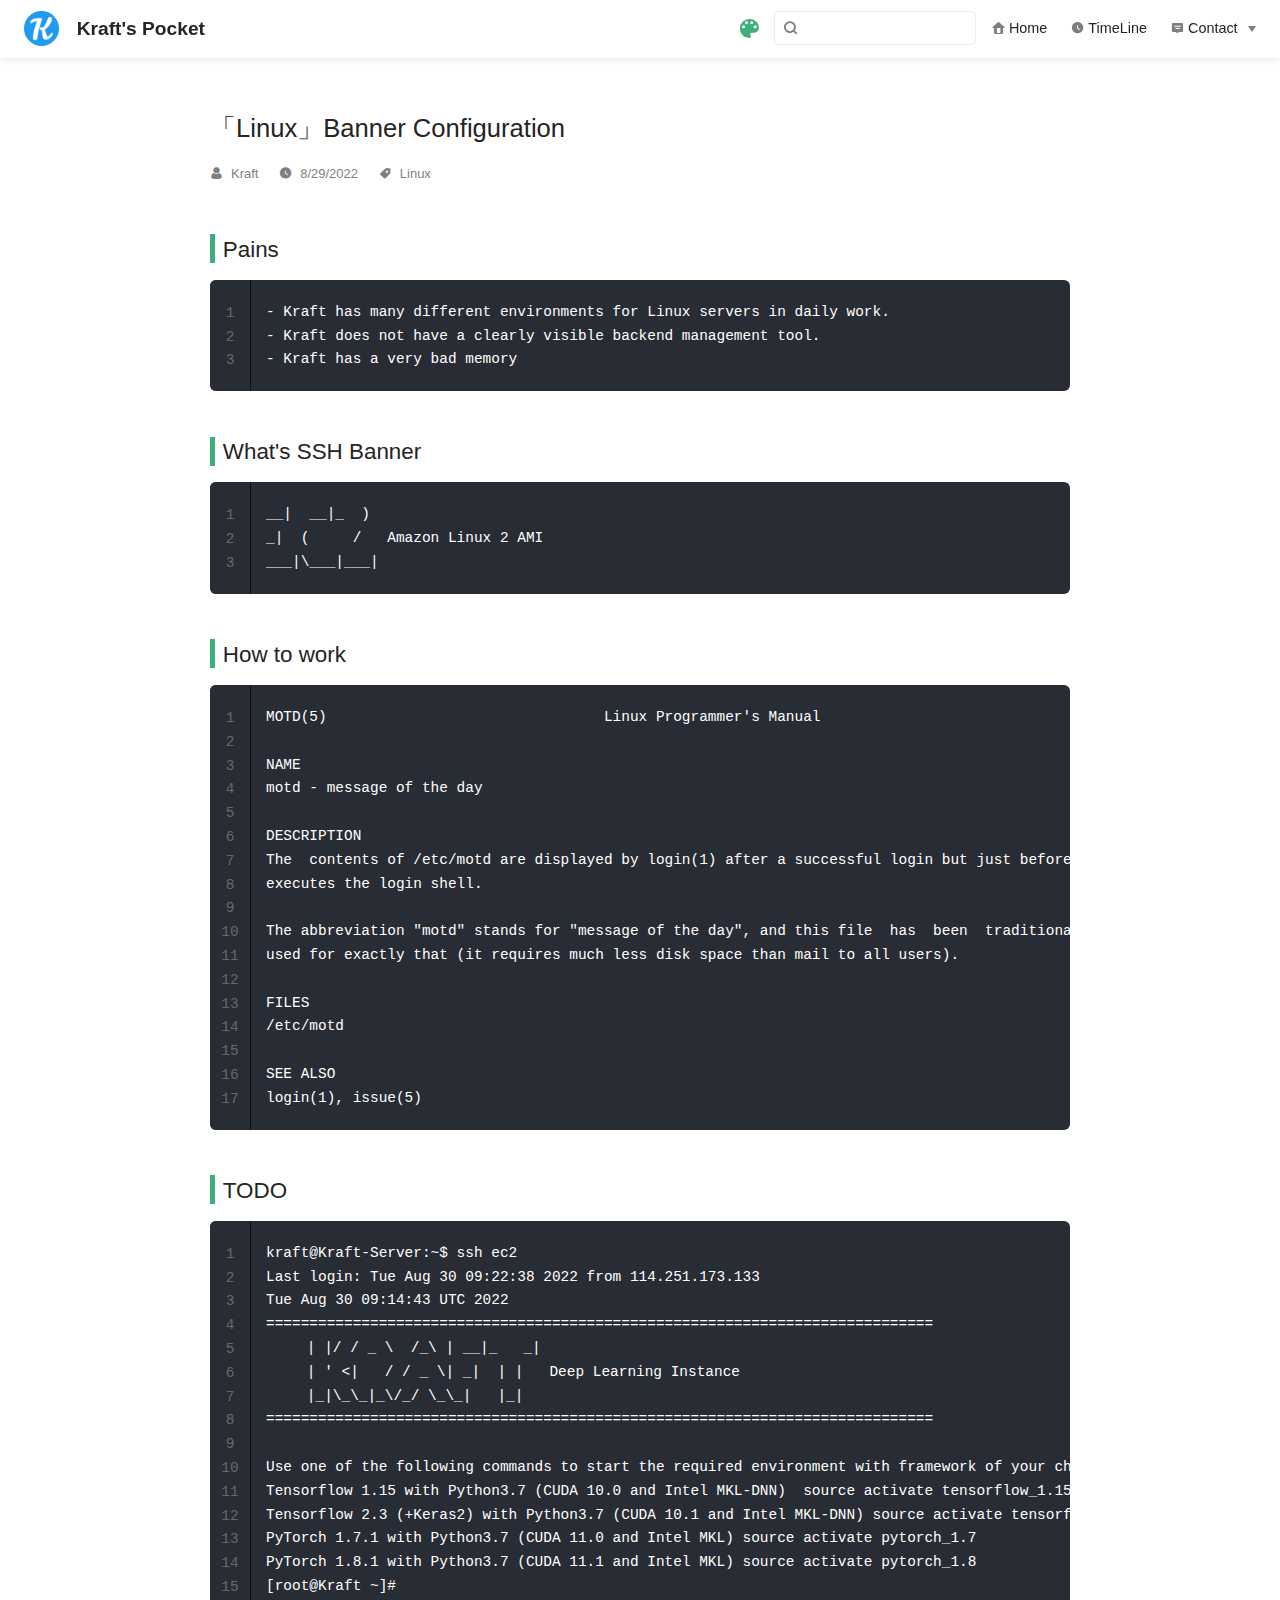
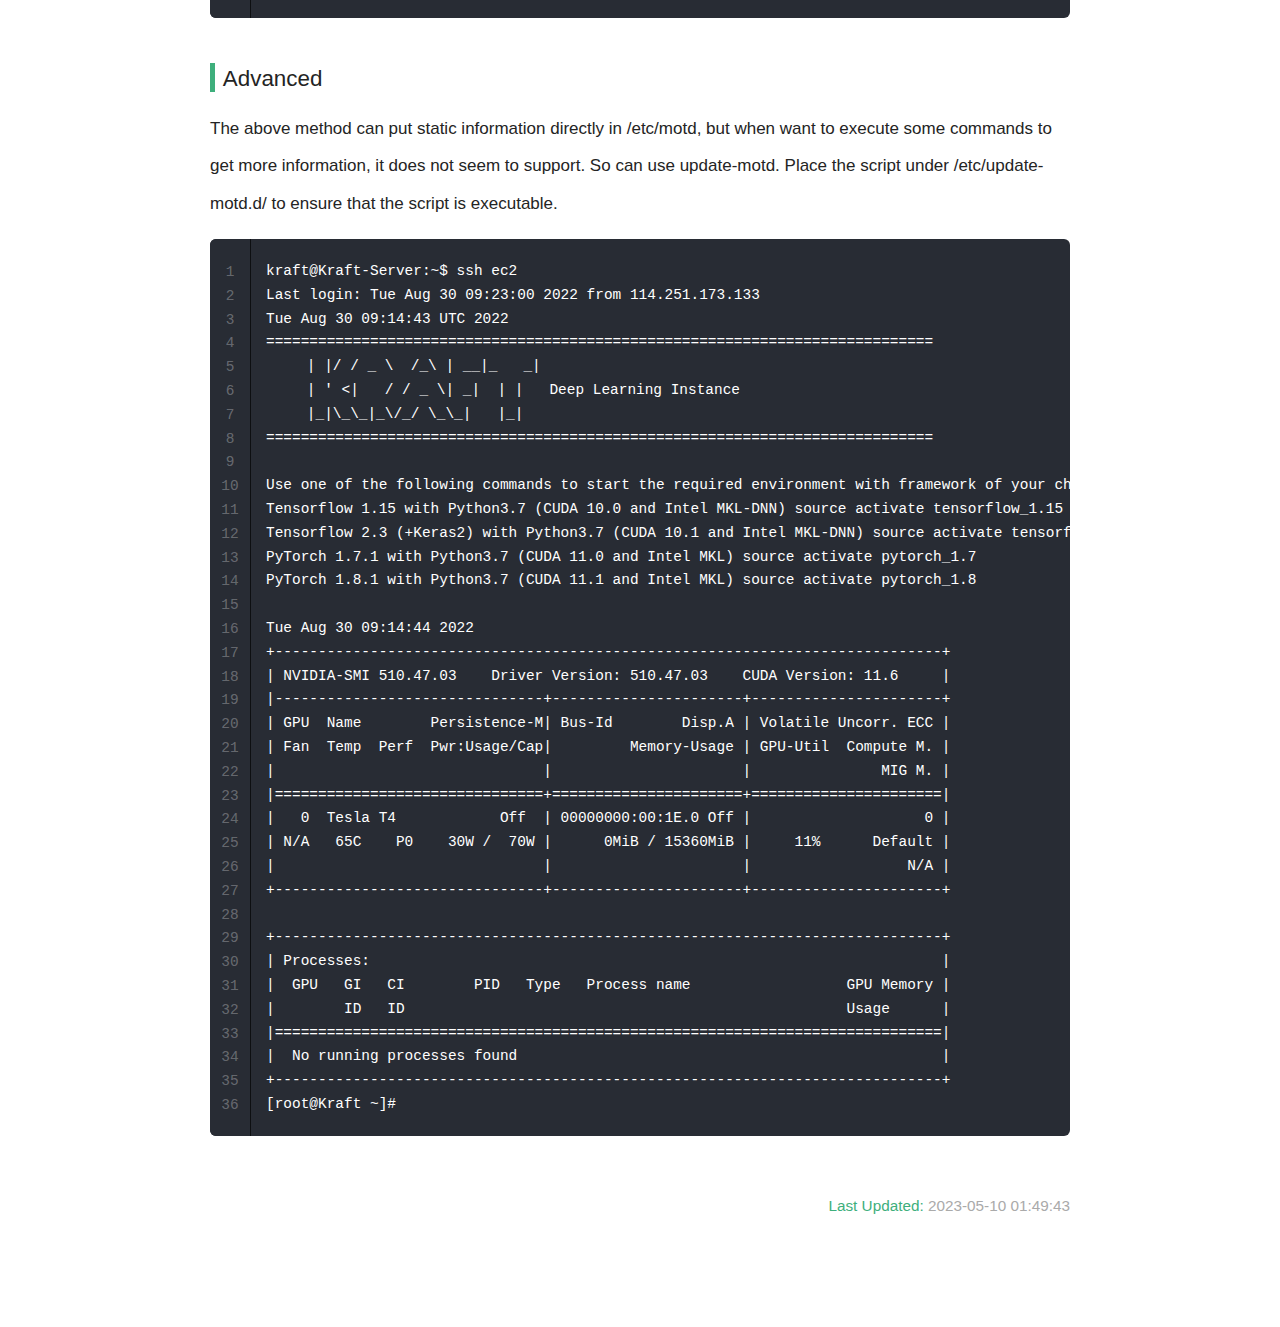
<file: blogs/Operating System/2022/071801.html>
<!DOCTYPE html>
<html lang="en-US">
  <head>
    <meta charset="utf-8">
    <meta name="viewport" content="width=device-width,initial-scale=1">
    <title>「Linux」Banner Configuration | Kraft&#39;s Pocket</title>
    <meta name="generator" content="VuePress 1.9.7">
    <link rel="icon" href="/favicon.ico">
    <meta name="description" content="Just for Record">
    <meta name="viewport" content="width=device-width,initial-scale=1,user-scalable=no">
    
    <link rel="preload" href="/assets/css/0.styles.1091f159.css" as="style"><link rel="preload" href="/assets/js/app.4a620e6f.js" as="script"><link rel="preload" href="/assets/js/3.3f8b091c.js" as="script"><link rel="preload" href="/assets/js/1.0ce6ee8b.js" as="script"><link rel="preload" href="/assets/js/11.c396d425.js" as="script"><link rel="prefetch" href="/assets/js/10.a8ad6b03.js"><link rel="prefetch" href="/assets/js/12.b6d91b62.js"><link rel="prefetch" href="/assets/js/4.0e0ab09c.js"><link rel="prefetch" href="/assets/js/5.383b3a5e.js"><link rel="prefetch" href="/assets/js/6.b6f02a2b.js"><link rel="prefetch" href="/assets/js/7.fdd0033e.js"><link rel="prefetch" href="/assets/js/8.39bc11b2.js"><link rel="prefetch" href="/assets/js/9.c4f67763.js">
    <link rel="stylesheet" href="/assets/css/0.styles.1091f159.css">
  </head>
  <body>
    <div id="app" data-server-rendered="true"><div class="theme-container no-sidebar" data-v-5bb33761><div data-v-5bb33761><div class="password-shadow password-wrapper-out" style="display:none;" data-v-59e6cb88 data-v-5bb33761 data-v-5bb33761><h3 class="title" data-v-59e6cb88>Kraft's Pocket</h3> <p class="description" data-v-59e6cb88>Just for Record</p> <label id="box" class="inputBox" data-v-59e6cb88><input type="password" value="" data-v-59e6cb88> <span data-v-59e6cb88>Konck! Knock!</span> <button data-v-59e6cb88>OK</button></label> <div class="footer" data-v-59e6cb88><span data-v-59e6cb88><i class="iconfont reco-theme" data-v-59e6cb88></i> <a target="blank" href="https://vuepress-theme-reco.recoluan.com" data-v-59e6cb88>vuePress-theme-reco</a></span> <span data-v-59e6cb88><i class="iconfont reco-copyright" data-v-59e6cb88></i> <a data-v-59e6cb88><span data-v-59e6cb88>Kraft</span>
          
        <span data-v-59e6cb88>2022 - </span>
        2023
      </a></span></div></div> <div class="hide" data-v-5bb33761><header class="navbar" data-v-5bb33761><div class="sidebar-button"><svg xmlns="http://www.w3.org/2000/svg" aria-hidden="true" role="img" viewBox="0 0 448 512" class="icon"><path fill="currentColor" d="M436 124H12c-6.627 0-12-5.373-12-12V80c0-6.627 5.373-12 12-12h424c6.627 0 12 5.373 12 12v32c0 6.627-5.373 12-12 12zm0 160H12c-6.627 0-12-5.373-12-12v-32c0-6.627 5.373-12 12-12h424c6.627 0 12 5.373 12 12v32c0 6.627-5.373 12-12 12zm0 160H12c-6.627 0-12-5.373-12-12v-32c0-6.627 5.373-12 12-12h424c6.627 0 12 5.373 12 12v32c0 6.627-5.373 12-12 12z"></path></svg></div> <a href="/" class="home-link router-link-active"><img src="/logo.png" alt="Kraft's Pocket" class="logo"> <span class="site-name">Kraft's Pocket</span></a> <div class="links"><div class="color-picker"><a class="color-button"><i class="iconfont reco-color"></i></a> <div class="color-picker-menu" style="display:none;"><div class="mode-options"><h4 class="title">Choose mode</h4> <ul class="color-mode-options"><li class="dark">dark</li><li class="auto active">auto</li><li class="light">light</li></ul></div></div></div> <div class="search-box"><i class="iconfont reco-search"></i> <input aria-label="Search" autocomplete="off" spellcheck="false" value=""> <!----></div> <nav class="nav-links can-hide"><div class="nav-item"><a href="/" class="nav-link"><i class="iconfont reco-home"></i>
  Home
</a></div><div class="nav-item"><a href="/timeline/" class="nav-link"><i class="iconfont reco-date"></i>
  TimeLine
</a></div><div class="nav-item"><div class="dropdown-wrapper"><a class="dropdown-title"><span class="title"><i class="iconfont reco-message"></i>
      Contact
    </span> <span class="arrow right"></span></a> <ul class="nav-dropdown" style="display:none;"><li class="dropdown-item"><!----> <a href="https://github.com/DongZhaoXiong" target="_blank" rel="noopener noreferrer" class="nav-link external"><i class="iconfont reco-github"></i>
  GitHub
  <span><svg xmlns="http://www.w3.org/2000/svg" aria-hidden="true" focusable="false" x="0px" y="0px" viewBox="0 0 100 100" width="15" height="15" class="icon outbound"><path fill="currentColor" d="M18.8,85.1h56l0,0c2.2,0,4-1.8,4-4v-32h-8v28h-48v-48h28v-8h-32l0,0c-2.2,0-4,1.8-4,4v56C14.8,83.3,16.6,85.1,18.8,85.1z"></path> <polygon fill="currentColor" points="45.7,48.7 51.3,54.3 77.2,28.5 77.2,37.2 85.2,37.2 85.2,14.9 62.8,14.9 62.8,22.9 71.5,22.9"></polygon></svg> <span class="sr-only">(opens new window)</span></span></a></li></ul></div></div> <!----></nav></div></header> <div class="sidebar-mask" data-v-5bb33761></div> <aside class="sidebar" data-v-5bb33761><div class="personal-info-wrapper" data-v-1fad0c41 data-v-5bb33761><img src="/avatar.png" alt="author-avatar" class="personal-img" data-v-1fad0c41> <h3 class="name" data-v-1fad0c41>
    Kraft
  </h3> <div class="num" data-v-1fad0c41><div data-v-1fad0c41><h3 data-v-1fad0c41>2</h3> <h6 data-v-1fad0c41>Articles</h6></div> <div data-v-1fad0c41><h3 data-v-1fad0c41>1</h3> <h6 data-v-1fad0c41>Tags</h6></div></div> <ul class="social-links" data-v-1fad0c41></ul> <hr data-v-1fad0c41></div> <nav class="nav-links"><div class="nav-item"><a href="/" class="nav-link"><i class="iconfont reco-home"></i>
  Home
</a></div><div class="nav-item"><a href="/timeline/" class="nav-link"><i class="iconfont reco-date"></i>
  TimeLine
</a></div><div class="nav-item"><div class="dropdown-wrapper"><a class="dropdown-title"><span class="title"><i class="iconfont reco-message"></i>
      Contact
    </span> <span class="arrow right"></span></a> <ul class="nav-dropdown" style="display:none;"><li class="dropdown-item"><!----> <a href="https://github.com/DongZhaoXiong" target="_blank" rel="noopener noreferrer" class="nav-link external"><i class="iconfont reco-github"></i>
  GitHub
  <span><svg xmlns="http://www.w3.org/2000/svg" aria-hidden="true" focusable="false" x="0px" y="0px" viewBox="0 0 100 100" width="15" height="15" class="icon outbound"><path fill="currentColor" d="M18.8,85.1h56l0,0c2.2,0,4-1.8,4-4v-32h-8v28h-48v-48h28v-8h-32l0,0c-2.2,0-4,1.8-4,4v56C14.8,83.3,16.6,85.1,18.8,85.1z"></path> <polygon fill="currentColor" points="45.7,48.7 51.3,54.3 77.2,28.5 77.2,37.2 85.2,37.2 85.2,14.9 62.8,14.9 62.8,22.9 71.5,22.9"></polygon></svg> <span class="sr-only">(opens new window)</span></span></a></li></ul></div></div> <!----></nav> <!----> </aside> <div class="password-shadow password-wrapper-in" style="display:none;" data-v-59e6cb88 data-v-5bb33761><h3 class="title" data-v-59e6cb88>「Linux」Banner Configuration</h3> <!----> <label id="box" class="inputBox" data-v-59e6cb88><input type="password" value="" data-v-59e6cb88> <span data-v-59e6cb88>Konck! Knock!</span> <button data-v-59e6cb88>OK</button></label> <div class="footer" data-v-59e6cb88><span data-v-59e6cb88><i class="iconfont reco-theme" data-v-59e6cb88></i> <a target="blank" href="https://vuepress-theme-reco.recoluan.com" data-v-59e6cb88>vuePress-theme-reco</a></span> <span data-v-59e6cb88><i class="iconfont reco-copyright" data-v-59e6cb88></i> <a data-v-59e6cb88><span data-v-59e6cb88>Kraft</span>
          
        <span data-v-59e6cb88>2022 - </span>
        2023
      </a></span></div></div> <div data-v-5bb33761><div data-v-5bb33761><main class="page" style="padding-right:0;"><section style="display:;"><div class="page-title"><h1 class="title">「Linux」Banner Configuration</h1> <div data-v-8a445198><i class="iconfont reco-account" data-v-8a445198><span data-v-8a445198>Kraft</span></i> <i class="iconfont reco-date" data-v-8a445198><span data-v-8a445198>8/29/2022</span></i> <!----> <i class="tags iconfont reco-tag" data-v-8a445198><span class="tag-item" data-v-8a445198>Linux</span></i></div></div> <div class="theme-reco-content content__default"><h2 id="pains"><a href="#pains" class="header-anchor">#</a> Pains</h2> <div class="language- line-numbers-mode"><pre class="language-text"><code>- Kraft has many different environments for Linux servers in daily work.       
- Kraft does not have a clearly visible backend management tool.    
- Kraft has a very bad memory
</code></pre> <div class="line-numbers-wrapper"><span class="line-number">1</span><br><span class="line-number">2</span><br><span class="line-number">3</span><br></div></div><h2 id="what-s-ssh-banner"><a href="#what-s-ssh-banner" class="header-anchor">#</a> What's SSH Banner</h2> <div class="language- line-numbers-mode"><pre class="language-text"><code>__|  __|_  )
_|  (     /   Amazon Linux 2 AMI
___|\___|___|
</code></pre> <div class="line-numbers-wrapper"><span class="line-number">1</span><br><span class="line-number">2</span><br><span class="line-number">3</span><br></div></div><h2 id="how-to-work"><a href="#how-to-work" class="header-anchor">#</a> How to work</h2> <div class="language- line-numbers-mode"><pre class="language-text"><code>MOTD(5)                                Linux Programmer's Manual                                

NAME
motd - message of the day

DESCRIPTION
The  contents of /etc/motd are displayed by login(1) after a successful login but just before it
executes the login shell.

The abbreviation &quot;motd&quot; stands for &quot;message of the day&quot;, and this file  has  been  traditionally
used for exactly that (it requires much less disk space than mail to all users).

FILES
/etc/motd

SEE ALSO
login(1), issue(5)
</code></pre> <div class="line-numbers-wrapper"><span class="line-number">1</span><br><span class="line-number">2</span><br><span class="line-number">3</span><br><span class="line-number">4</span><br><span class="line-number">5</span><br><span class="line-number">6</span><br><span class="line-number">7</span><br><span class="line-number">8</span><br><span class="line-number">9</span><br><span class="line-number">10</span><br><span class="line-number">11</span><br><span class="line-number">12</span><br><span class="line-number">13</span><br><span class="line-number">14</span><br><span class="line-number">15</span><br><span class="line-number">16</span><br><span class="line-number">17</span><br></div></div><h2 id="todo"><a href="#todo" class="header-anchor">#</a> TODO</h2> <div class="language- line-numbers-mode"><pre class="language-text"><code>kraft@Kraft-Server:~$ ssh ec2
Last login: Tue Aug 30 09:22:38 2022 from 114.251.173.133
Tue Aug 30 09:14:43 UTC 2022
=============================================================================
	| |/ / _ \  /_\ | __|_   _| 
	| ' &lt;|   / / _ \| _|  | |   Deep Learning Instance
	|_|\_\_|_\/_/ \_\_|   |_|
=============================================================================

Use one of the following commands to start the required environment with framework of your choice:
Tensorflow 1.15 with Python3.7 (CUDA 10.0 and Intel MKL-DNN)  source activate tensorflow_1.15 
Tensorflow 2.3 (+Keras2) with Python3.7 (CUDA 10.1 and Intel MKL-DNN) source activate tensorflow_2.3 
PyTorch 1.7.1 with Python3.7 (CUDA 11.0 and Intel MKL) source activate pytorch_1.7
PyTorch 1.8.1 with Python3.7 (CUDA 11.1 and Intel MKL) source activate pytorch_1.8
[root@Kraft ~]# 
</code></pre> <div class="line-numbers-wrapper"><span class="line-number">1</span><br><span class="line-number">2</span><br><span class="line-number">3</span><br><span class="line-number">4</span><br><span class="line-number">5</span><br><span class="line-number">6</span><br><span class="line-number">7</span><br><span class="line-number">8</span><br><span class="line-number">9</span><br><span class="line-number">10</span><br><span class="line-number">11</span><br><span class="line-number">12</span><br><span class="line-number">13</span><br><span class="line-number">14</span><br><span class="line-number">15</span><br></div></div><h2 id="advanced"><a href="#advanced" class="header-anchor">#</a> Advanced</h2> <p>The above method can put static information directly in /etc/motd, but when want to execute some commands to get more information, it does not seem to support.
So can use update-motd. Place the script under /etc/update-motd.d/ to ensure that the script is executable.</p> <div class="language- line-numbers-mode"><pre class="language-text"><code>kraft@Kraft-Server:~$ ssh ec2
Last login: Tue Aug 30 09:23:00 2022 from 114.251.173.133
Tue Aug 30 09:14:43 UTC 2022
=============================================================================
	| |/ / _ \  /_\ | __|_   _| 
	| ' &lt;|   / / _ \| _|  | |   Deep Learning Instance
	|_|\_\_|_\/_/ \_\_|   |_|
=============================================================================

Use one of the following commands to start the required environment with framework of your choice:
Tensorflow 1.15 with Python3.7 (CUDA 10.0 and Intel MKL-DNN) source activate tensorflow_1.15 
Tensorflow 2.3 (+Keras2) with Python3.7 (CUDA 10.1 and Intel MKL-DNN) source activate tensorflow_2.3 
PyTorch 1.7.1 with Python3.7 (CUDA 11.0 and Intel MKL) source activate pytorch_1.7
PyTorch 1.8.1 with Python3.7 (CUDA 11.1 and Intel MKL) source activate pytorch_1.8

Tue Aug 30 09:14:44 2022       
+-----------------------------------------------------------------------------+
| NVIDIA-SMI 510.47.03    Driver Version: 510.47.03    CUDA Version: 11.6     |
|-------------------------------+----------------------+----------------------+
| GPU  Name        Persistence-M| Bus-Id        Disp.A | Volatile Uncorr. ECC |
| Fan  Temp  Perf  Pwr:Usage/Cap|         Memory-Usage | GPU-Util  Compute M. |
|                               |                      |               MIG M. |
|===============================+======================+======================|
|   0  Tesla T4            Off  | 00000000:00:1E.0 Off |                    0 |
| N/A   65C    P0    30W /  70W |      0MiB / 15360MiB |     11%      Default |
|                               |                      |                  N/A |
+-------------------------------+----------------------+----------------------+
                                                                               
+-----------------------------------------------------------------------------+
| Processes:                                                                  |
|  GPU   GI   CI        PID   Type   Process name                  GPU Memory |
|        ID   ID                                                   Usage      |
|=============================================================================|
|  No running processes found                                                 |
+-----------------------------------------------------------------------------+
[root@Kraft ~]# 
</code></pre> <div class="line-numbers-wrapper"><span class="line-number">1</span><br><span class="line-number">2</span><br><span class="line-number">3</span><br><span class="line-number">4</span><br><span class="line-number">5</span><br><span class="line-number">6</span><br><span class="line-number">7</span><br><span class="line-number">8</span><br><span class="line-number">9</span><br><span class="line-number">10</span><br><span class="line-number">11</span><br><span class="line-number">12</span><br><span class="line-number">13</span><br><span class="line-number">14</span><br><span class="line-number">15</span><br><span class="line-number">16</span><br><span class="line-number">17</span><br><span class="line-number">18</span><br><span class="line-number">19</span><br><span class="line-number">20</span><br><span class="line-number">21</span><br><span class="line-number">22</span><br><span class="line-number">23</span><br><span class="line-number">24</span><br><span class="line-number">25</span><br><span class="line-number">26</span><br><span class="line-number">27</span><br><span class="line-number">28</span><br><span class="line-number">29</span><br><span class="line-number">30</span><br><span class="line-number">31</span><br><span class="line-number">32</span><br><span class="line-number">33</span><br><span class="line-number">34</span><br><span class="line-number">35</span><br><span class="line-number">36</span><br></div></div></div></section> <footer class="page-edit"><!----> <div class="last-updated"><span class="prefix">Last Updated: </span> <span class="time">2023-05-10 01:49:43</span></div></footer> <!----> <div class="comments-wrapper"><!----></div> <ul class="side-bar sub-sidebar-wrapper" style="width:0;" data-v-ac050c62></ul></main></div> <!----></div></div></div></div><div class="global-ui"><div class="back-to-ceiling" style="right:1rem;bottom:6rem;width:2.5rem;height:2.5rem;border-radius:.25rem;line-height:2.5rem;display:none;" data-v-c6073ba8 data-v-c6073ba8><svg t="1574745035067" viewBox="0 0 1024 1024" version="1.1" xmlns="http://www.w3.org/2000/svg" p-id="5404" class="icon" data-v-c6073ba8><path d="M526.60727968 10.90185116a27.675 27.675 0 0 0-29.21455937 0c-131.36607665 82.28402758-218.69155461 228.01873535-218.69155402 394.07834331a462.20625001 462.20625001 0 0 0 5.36959153 69.94390903c1.00431239 6.55289093-0.34802892 13.13561351-3.76865779 18.80351572-32.63518765 54.11355614-51.75690182 118.55860487-51.7569018 187.94566865a371.06718723 371.06718723 0 0 0 11.50484808 91.98906777c6.53300375 25.50556257 41.68394495 28.14064038 52.69160883 4.22606766 17.37162448-37.73630017 42.14135425-72.50938081 72.80769204-103.21549295 2.18761121 3.04276886 4.15646224 6.24463696 6.40373557 9.22774369a1871.4375 1871.4375 0 0 0 140.04691725 5.34970492 1866.36093723 1866.36093723 0 0 0 140.04691723-5.34970492c2.24727335-2.98310674 4.21612437-6.18497483 6.3937923-9.2178004 30.66633723 30.70611158 55.4360664 65.4791928 72.80769147 103.21549355 11.00766384 23.91457269 46.15860503 21.27949489 52.69160879-4.22606768a371.15156223 371.15156223 0 0 0 11.514792-91.99901164c0-69.36717486-19.13165746-133.82216804-51.75690182-187.92578088-3.42062944-5.66790279-4.76302748-12.26056868-3.76865837-18.80351632a462.20625001 462.20625001 0 0 0 5.36959269-69.943909c-0.00994388-166.08943902-87.32547796-311.81420293-218.6915546-394.09823051zM605.93803103 357.87693858a93.93749974 93.93749974 0 1 1-187.89594924 6.1e-7 93.93749974 93.93749974 0 0 1 187.89594924-6.1e-7z" p-id="5405" data-v-c6073ba8></path><path d="M429.50777625 765.63860547C429.50777625 803.39355007 466.44236686 1000.39046097 512.00932183 1000.39046097c45.56695499 0 82.4922232-197.00623328 82.5015456-234.7518555 0-37.75494459-36.9345906-68.35043303-82.4922232-68.34111062-45.57627738-0.00932239-82.52019037 30.59548842-82.51086798 68.34111062z" p-id="5406" data-v-c6073ba8></path></svg></div></div></div>
    <script src="/assets/js/app.4a620e6f.js" defer></script><script src="/assets/js/3.3f8b091c.js" defer></script><script src="/assets/js/1.0ce6ee8b.js" defer></script><script src="/assets/js/11.c396d425.js" defer></script>
  </body>
</html>
</file>
<file: assets/css/0.styles.1091f159.css>
.medium-zoom-overlay{z-index:100}.medium-zoom-overlay~img{z-index:101}.title{--text-color:#009688}body{font-size:17px!important}.back-to-ceiling[data-v-c6073ba8]{background-color:#fff;background-color:var(--background-color);box-shadow:0 1px 6px 0 rgba(0,0,0,.2);box-shadow:var(--box-shadow);position:fixed;display:inline-block;text-align:center;cursor:pointer}.back-to-ceiling[data-v-c6073ba8]::hover{background:#d5dbe7}.back-to-ceiling .icon[data-v-c6073ba8]{position:absolute;top:0;bottom:0;left:0;right:0;margin:auto;width:26px;height:26px;fill:#3eaf7c}.fade-enter-active[data-v-c6073ba8],.fade-leave-active[data-v-c6073ba8]{transition:all .5s}.fade-enter[data-v-c6073ba8],.fade-leave-to[data-v-c6073ba8]{opacity:0;transform:translateY(120px)}.pagation[data-v-094d08e4]{font-weight:700;text-align:center;color:#888;color:var(--text-color);margin:20px auto 0;background:#f2f2f2;background:var(--background-color)}.pagation .pagation-list[data-v-094d08e4]{font-size:0;line-height:50px;-webkit-touch-callout:none;-webkit-user-select:none;-moz-user-select:none;user-select:none}.pagation .pagation-list span[data-v-094d08e4]{font-size:14px}.pagation .pagation-list span.jump[data-v-094d08e4],.pagation .pagation-list span.jumpinp input[data-v-094d08e4]{box-shadow:var(--box-shadow);border:1px solid var(--border-color)!important;border:1px solid #ccc}.pagation .pagation-list span.jump[data-v-094d08e4]{padding:5px 8px;border-radius:4px;cursor:pointer;margin-left:5px}.pagation .pagation-list span.jumpinp input[data-v-094d08e4]{width:55px;height:26px;background-color:var(--background-color);font-size:13px;border-radius:4px;text-align:center;outline:none}.pagation .pagation-list span.bgprimary[data-v-094d08e4]{cursor:default;color:#fff;background:#3eaf7c;border-color:#3eaf7c}.pagation .pagation-list span.ellipsis[data-v-094d08e4]{padding:0 8px}.pagation .pagation-list span.jumppoint[data-v-094d08e4]{margin:0 10px 0 30px}.valine-wrapper #valine.v .vbtn{color:#2c3e50;color:var(--text-color);border:1px solid #eaecef;border-color:var(--border-color)}.valine-wrapper #valine.v .vbtn:hover{color:#3eaf7c;border-color:#3eaf7c}.valine-wrapper #valine.v .vwrap{background:rgba(27,31,35,.05);background:var(--code-color);border:1px solid #eaecef;border-color:var(--border-color)}.valine-wrapper #valine.v .vwrap .vheader .vinput{border-bottom:1px dashed var(--border-color)}.valine-wrapper #valine.v .vwrap .vheader .vinput:focus{border-bottom-color:#3eaf7c}.valine-wrapper #valine.v .vwrap .vheader .vinput:-internal-autofill-selected{background-color:var(--code-color)!important}.valine-wrapper #valine.v .vinfo{padding-left:.6rem}.valine-wrapper #valine.v .vcard .vquote{margin-left:0;border-left:none}.valine-wrapper #valine.v .vcard .vimg{width:2.8rem;height:2.8rem;border-radius:.25rem;border:none}.valine-wrapper #valine.v .vcard .vhead .vnick{color:#3eaf7c}.valine-wrapper #valine.v .vcard .vhead .vnick:before{background:#3eaf7c}.valine-wrapper #valine.v .vh{border-bottom:none}.valine-wrapper #valine.v .vh .vhead .vsys{color:#3eaf7c;color:var(--text-color);background:rgba(27,31,35,.05);background:var(--code-color)}.valine-wrapper #valine.v .vh .vmeta{margin-bottom:1rem}.valine-wrapper #valine.v .vh .vmeta .vat{margin-right:.3rem;background:rgba(27,31,35,.05);background:var(--code-color);border-radius:.25rem;padding:0 .4rem;color:var(--text-color);border:1px solid #eaecef;border-color:var(--border-color)}.valine-wrapper #valine.v .vh .vmeta .vat:hover{color:#3eaf7c;border-color:#3eaf7c}.valine-wrapper #valine.v .vh .vcontent{background:rgba(27,31,35,.05);background:var(--code-color);border-radius:.25rem;margin:0 .3rem;padding:.1rem .6rem .05rem}.valine-wrapper #valine.v .vh .vcontent p .at{color:#3eaf7c}.valine-wrapper #valine.v .vh .vcontent.expand:before{z-index:1;background:linear-gradient(180deg,hsla(0,0%,100%,0),#fff);background:linear-gradient(180deg,hsla(0,0%,100%,0),var(--background-color))}.valine-wrapper #valine.v .vh .vcontent.expand:after{color:#3eaf7c;color:var(--text-color);background:#fff;background:var(--background-color)}.valine-wrapper #valine.v .info{padding-right:.6rem}.valine-wrapper #valine.v .vbtn,.valine-wrapper #valine.v code,.valine-wrapper #valine.v pre{background:var(--background-color);color:var(--text-color)}.valine-wrapper #valine.v a{color:#3eaf7c}.valine-wrapper #valine.v a:before{background:#3eaf7c}

/*!
 * vssue - A vue-powered issue-based comment plugin
 *
 * @version v1.4.8
 * @link https://vssue.js.org
 * @license MIT
 * @copyright 2018-2021 meteorlxy
 */.vssue{color:#2c3e50}@media screen and (max-width:576px){.vssue .vssue-new-comment .vssue-new-comment-body{margin-left:60px}}@media screen and (min-width:577px){.vssue .vssue-new-comment .vssue-new-comment-body{margin-left:70px}}@media screen and (max-width:576px){.vssue .vssue-new-comment .vssue-new-comment-footer{text-align:center}.vssue .vssue-new-comment .vssue-new-comment-footer .vssue-new-comment-operations{margin-top:10px}}@media screen and (min-width:577px){.vssue .vssue-new-comment .vssue-new-comment-footer{margin-left:70px;text-align:right}.vssue .vssue-new-comment .vssue-new-comment-footer .vssue-current-user{float:left}}@media screen and (max-width:576px){.vssue .vssue-comments .vssue-comment .vssue-comment-body{margin-left:60px}}@media screen and (min-width:577px){.vssue .vssue-comments .vssue-comment .vssue-comment-body{margin-left:70px}}@media screen and (max-width:576px){.vssue .vssue-pagination{flex-direction:column;justify-content:center;text-align:center}}@media screen and (max-width:576px){.vssue .vssue-pagination .vssue-pagination-page{margin-top:10px}}@media screen and (min-width:577px){.vssue .vssue-pagination .vssue-pagination-page{text-align:right}}.markdown-body .tab-size[data-tab-size="1"]{-o-tab-size:1}.markdown-body .tab-size[data-tab-size="2"]{-o-tab-size:2}.markdown-body .tab-size[data-tab-size="3"]{-o-tab-size:3}.markdown-body .tab-size[data-tab-size="4"]{-o-tab-size:4}.markdown-body .tab-size[data-tab-size="5"]{-o-tab-size:5}.markdown-body .tab-size[data-tab-size="6"]{-o-tab-size:6}.markdown-body .tab-size[data-tab-size="7"]{-o-tab-size:7}.markdown-body .tab-size[data-tab-size="8"]{-o-tab-size:8}.markdown-body .tab-size[data-tab-size="9"]{-o-tab-size:9}.markdown-body .tab-size[data-tab-size="10"]{-o-tab-size:10}.markdown-body .tab-size[data-tab-size="11"]{-o-tab-size:11}.markdown-body .tab-size[data-tab-size="12"]{-o-tab-size:12}@font-face{font-family:octicons-link;src:url([data-uri]) format("woff")}.markdown-body .octicon{display:inline-block;fill:currentColor;vertical-align:text-bottom}.markdown-body .anchor{float:left;line-height:1;margin-left:-20px;padding-right:4px}.markdown-body .anchor:focus{outline:none}.markdown-body h1 .octicon-link,.markdown-body h2 .octicon-link,.markdown-body h3 .octicon-link,.markdown-body h4 .octicon-link,.markdown-body h5 .octicon-link,.markdown-body h6 .octicon-link{color:#1b1f23;vertical-align:middle;visibility:hidden}.markdown-body h1:hover .anchor,.markdown-body h2:hover .anchor,.markdown-body h3:hover .anchor,.markdown-body h4:hover .anchor,.markdown-body h5:hover .anchor,.markdown-body h6:hover .anchor{text-decoration:none}.markdown-body h1:hover .anchor .octicon-link,.markdown-body h2:hover .anchor .octicon-link,.markdown-body h3:hover .anchor .octicon-link,.markdown-body h4:hover .anchor .octicon-link,.markdown-body h5:hover .anchor .octicon-link,.markdown-body h6:hover .anchor .octicon-link{visibility:visible}.markdown-body{-ms-text-size-adjust:100%;-webkit-text-size-adjust:100%;color:#24292e;font-family:-apple-system,BlinkMacSystemFont,Segoe UI,Helvetica,Arial,sans-serif,Apple Color Emoji,Segoe UI Emoji,Segoe UI Symbol;font-size:16px;line-height:1.5;word-wrap:break-word}.markdown-body .pl-c{color:#6a737d}.markdown-body .pl-c1,.markdown-body .pl-s .pl-v{color:#005cc5}.markdown-body .pl-e,.markdown-body .pl-en{color:#6f42c1}.markdown-body .pl-s .pl-s1,.markdown-body .pl-smi{color:#24292e}.markdown-body .pl-ent{color:#22863a}.markdown-body .pl-k{color:#d73a49}.markdown-body .pl-pds,.markdown-body .pl-s,.markdown-body .pl-s .pl-pse .pl-s1,.markdown-body .pl-sr,.markdown-body .pl-sr .pl-cce,.markdown-body .pl-sr .pl-sra,.markdown-body .pl-sr .pl-sre{color:#032f62}.markdown-body .pl-smw,.markdown-body .pl-v{color:#e36209}.markdown-body .pl-bu{color:#b31d28}.markdown-body .pl-ii{background-color:#b31d28;color:#fafbfc}.markdown-body .pl-c2{background-color:#d73a49;color:#fafbfc}.markdown-body .pl-c2:before{content:"^M"}.markdown-body .pl-sr .pl-cce{color:#22863a;font-weight:700}.markdown-body .pl-ml{color:#735c0f}.markdown-body .pl-mh,.markdown-body .pl-mh .pl-en,.markdown-body .pl-ms{color:#005cc5;font-weight:700}.markdown-body .pl-mi{color:#24292e;font-style:italic}.markdown-body .pl-mb{color:#24292e;font-weight:700}.markdown-body .pl-md{background-color:#ffeef0;color:#b31d28}.markdown-body .pl-mi1{background-color:#f0fff4;color:#22863a}.markdown-body .pl-mc{background-color:#ffebda;color:#e36209}.markdown-body .pl-mi2{background-color:#005cc5;color:#f6f8fa}.markdown-body .pl-mdr{color:#6f42c1;font-weight:700}.markdown-body .pl-ba{color:#586069}.markdown-body .pl-sg{color:#959da5}.markdown-body .pl-corl{color:#032f62;text-decoration:underline}.markdown-body details{display:block}.markdown-body summary{display:list-item}.markdown-body a{background-color:transparent}.markdown-body a:active,.markdown-body a:hover{outline-width:0}.markdown-body strong{font-weight:inherit;font-weight:bolder}.markdown-body h1{margin:.67em 0}.markdown-body img{border-style:none}.markdown-body code,.markdown-body kbd,.markdown-body pre{font-family:monospace,monospace;font-size:1em}.markdown-body hr{box-sizing:content-box;overflow:visible}.markdown-body input{font:inherit;margin:0;overflow:visible}.markdown-body [type=checkbox]{box-sizing:border-box;padding:0}.markdown-body *{box-sizing:border-box}.markdown-body input{font-family:inherit;font-size:inherit;line-height:inherit}.markdown-body a{color:#0366d6;text-decoration:none}.markdown-body a:hover{text-decoration:underline}.markdown-body strong{font-weight:600}.markdown-body hr{background:transparent;border-bottom:1px solid #dfe2e5;height:0;margin:15px 0;overflow:hidden}.markdown-body hr:after,.markdown-body hr:before{content:"";display:table}.markdown-body hr:after{clear:both}.markdown-body table{border-collapse:collapse;border-spacing:0}.markdown-body td,.markdown-body th{padding:0}.markdown-body details summary{cursor:pointer}.markdown-body h1,.markdown-body h2,.markdown-body h3,.markdown-body h4,.markdown-body h5,.markdown-body h6{margin-bottom:0;margin-top:0}.markdown-body h1{font-size:32px}.markdown-body h1,.markdown-body h2{font-weight:600}.markdown-body h2{font-size:24px}.markdown-body h3{font-size:20px}.markdown-body h3,.markdown-body h4{font-weight:600}.markdown-body h4{font-size:16px}.markdown-body h5{font-size:14px}.markdown-body h5,.markdown-body h6{font-weight:600}.markdown-body h6{font-size:12px}.markdown-body p{margin-bottom:10px;margin-top:0}.markdown-body blockquote{margin:0}.markdown-body ol,.markdown-body ul{margin-bottom:0;margin-top:0;padding-left:0}.markdown-body ol ol,.markdown-body ul ol{list-style-type:lower-roman}.markdown-body ol ol ol,.markdown-body ol ul ol,.markdown-body ul ol ol,.markdown-body ul ul ol{list-style-type:lower-alpha}.markdown-body dd{margin-left:0}.markdown-body code,.markdown-body pre{font-family:SFMono-Regular,Consolas,Liberation Mono,Menlo,Courier,monospace;font-size:12px}.markdown-body pre{margin-bottom:0;margin-top:0}.markdown-body input::-webkit-inner-spin-button,.markdown-body input::-webkit-outer-spin-button{-webkit-appearance:none;appearance:none;margin:0}.markdown-body .border{border:1px solid #e1e4e8!important}.markdown-body .border-0{border:0!important}.markdown-body .border-bottom{border-bottom:1px solid #e1e4e8!important}.markdown-body .rounded-1{border-radius:3px!important}.markdown-body .bg-white{background-color:#fff!important}.markdown-body .bg-gray-light{background-color:#fafbfc!important}.markdown-body .text-gray-light{color:#6a737d!important}.markdown-body .mb-0{margin-bottom:0!important}.markdown-body .my-2{margin-bottom:8px!important;margin-top:8px!important}.markdown-body .py-0{padding-bottom:0!important;padding-top:0!important}.markdown-body .py-2{padding-bottom:8px!important;padding-top:8px!important}.markdown-body .pl-3,.markdown-body .px-3{padding-left:16px!important}.markdown-body .px-3{padding-right:16px!important}.markdown-body .f6{font-size:12px!important}.markdown-body .lh-condensed{line-height:1.25!important}.markdown-body .text-bold{font-weight:600!important}.markdown-body:after,.markdown-body:before{content:"";display:table}.markdown-body:after{clear:both}.markdown-body>:first-child{margin-top:0!important}.markdown-body>:last-child{margin-bottom:0!important}.markdown-body a:not([href]){color:inherit;text-decoration:none}.markdown-body blockquote,.markdown-body dl,.markdown-body ol,.markdown-body p,.markdown-body pre,.markdown-body table,.markdown-body ul{margin-bottom:16px;margin-top:0}.markdown-body hr{background-color:#e1e4e8;border:0;height:.25em;margin:24px 0;padding:0}.markdown-body blockquote{border-left:.25em solid #dfe2e5;color:#6a737d;padding:0 1em}.markdown-body blockquote>:first-child{margin-top:0}.markdown-body blockquote>:last-child{margin-bottom:0}.markdown-body kbd{border:1px solid #c6cbd1;border-bottom-color:#959da5;box-shadow:inset 0 -1px 0 #959da5;font-size:11px}.markdown-body h1,.markdown-body h2,.markdown-body h3,.markdown-body h4,.markdown-body h5,.markdown-body h6{font-weight:600;line-height:1.25;margin-bottom:16px;margin-top:24px}.markdown-body h1{font-size:2em}.markdown-body h1,.markdown-body h2{border-bottom:1px solid #eaecef;padding-bottom:.3em}.markdown-body h2{font-size:1.5em}.markdown-body h3{font-size:1.25em}.markdown-body h4{font-size:1em}.markdown-body h5{font-size:.875em}.markdown-body h6{color:#6a737d;font-size:.85em}.markdown-body ol,.markdown-body ul{padding-left:2em}.markdown-body ol ol,.markdown-body ol ul,.markdown-body ul ol,.markdown-body ul ul{margin-bottom:0;margin-top:0}.markdown-body li{word-wrap:break-all}.markdown-body li>p{margin-top:16px}.markdown-body li+li{margin-top:.25em}.markdown-body dl{padding:0}.markdown-body dl dt{font-size:1em;font-style:italic;font-weight:600;margin-top:16px;padding:0}.markdown-body dl dd{margin-bottom:16px;padding:0 16px}.markdown-body table{display:block;overflow:auto;width:100%}.markdown-body table th{font-weight:600}.markdown-body table td,.markdown-body table th{border:1px solid #dfe2e5;padding:6px 13px}.markdown-body table tr{background-color:#fff;border-top:1px solid #c6cbd1}.markdown-body table tr:nth-child(2n){background-color:#f6f8fa}.markdown-body img{background-color:#fff;box-sizing:content-box;max-width:100%}.markdown-body img[align=right]{padding-left:20px}.markdown-body img[align=left]{padding-right:20px}.markdown-body code{background-color:rgba(27,31,35,.05);border-radius:3px;font-size:85%;margin:0;padding:.2em .4em}.markdown-body pre{word-wrap:normal}.markdown-body pre>code{background:transparent;border:0;font-size:100%;margin:0;padding:0;white-space:pre;word-break:normal}.markdown-body .highlight{margin-bottom:16px}.markdown-body .highlight pre{margin-bottom:0;word-break:normal}.markdown-body .highlight pre,.markdown-body pre{background-color:#f6f8fa;border-radius:3px;font-size:85%;line-height:1.45;overflow:auto;padding:16px}.markdown-body pre code{background-color:transparent;border:0;display:inline;line-height:inherit;margin:0;max-width:auto;overflow:visible;padding:0;word-wrap:normal}.markdown-body .commit-tease-sha{color:#444d56;display:inline-block;font-family:SFMono-Regular,Consolas,Liberation Mono,Menlo,Courier,monospace;font-size:90%}.markdown-body .blob-wrapper{border-bottom-left-radius:3px;border-bottom-right-radius:3px;overflow-x:auto;overflow-y:hidden}.markdown-body .blob-wrapper-embedded{max-height:240px;overflow-y:auto}.markdown-body .blob-num{-moz-user-select:none;-ms-user-select:none;-webkit-user-select:none;color:rgba(27,31,35,.3);cursor:pointer;font-family:SFMono-Regular,Consolas,Liberation Mono,Menlo,Courier,monospace;font-size:12px;line-height:20px;min-width:50px;padding-left:10px;padding-right:10px;text-align:right;user-select:none;vertical-align:top;white-space:nowrap;width:1%}.markdown-body .blob-num:hover{color:rgba(27,31,35,.6)}.markdown-body .blob-num:before{content:attr(data-line-number)}.markdown-body .blob-code{line-height:20px;padding-left:10px;padding-right:10px;position:relative;vertical-align:top}.markdown-body .blob-code-inner{color:#24292e;font-family:SFMono-Regular,Consolas,Liberation Mono,Menlo,Courier,monospace;font-size:12px;overflow:visible;white-space:pre;word-wrap:normal}.markdown-body .pl-token.active,.markdown-body .pl-token:hover{background:#ffea7f;cursor:pointer}.markdown-body kbd{background-color:#fafbfc;border:1px solid #d1d5da;border-bottom-color:#c6cbd1;border-radius:3px;box-shadow:inset 0 -1px 0 #c6cbd1;color:#444d56;display:inline-block;font:11px SFMono-Regular,Consolas,Liberation Mono,Menlo,Courier,monospace;line-height:10px;padding:3px 5px;vertical-align:middle}.markdown-body :checked+.radio-label{border-color:#0366d6;position:relative;z-index:1}.markdown-body .tab-size[data-tab-size="1"]{-moz-tab-size:1;tab-size:1}.markdown-body .tab-size[data-tab-size="2"]{-moz-tab-size:2;tab-size:2}.markdown-body .tab-size[data-tab-size="3"]{-moz-tab-size:3;tab-size:3}.markdown-body .tab-size[data-tab-size="4"]{-moz-tab-size:4;tab-size:4}.markdown-body .tab-size[data-tab-size="5"]{-moz-tab-size:5;tab-size:5}.markdown-body .tab-size[data-tab-size="6"]{-moz-tab-size:6;tab-size:6}.markdown-body .tab-size[data-tab-size="7"]{-moz-tab-size:7;tab-size:7}.markdown-body .tab-size[data-tab-size="8"]{-moz-tab-size:8;tab-size:8}.markdown-body .tab-size[data-tab-size="9"]{-moz-tab-size:9;tab-size:9}.markdown-body .tab-size[data-tab-size="10"]{-moz-tab-size:10;tab-size:10}.markdown-body .tab-size[data-tab-size="11"]{-moz-tab-size:11;tab-size:11}.markdown-body .tab-size[data-tab-size="12"]{-moz-tab-size:12;tab-size:12}.markdown-body .task-list-item{list-style-type:none}.markdown-body .task-list-item+.task-list-item{margin-top:3px}.markdown-body .task-list-item input{margin:0 .2em .25em -1.6em;vertical-align:middle}.markdown-body hr{border-bottom-color:#eee}.markdown-body .pl-0{padding-left:0!important}.markdown-body .pl-1{padding-left:4px!important}.markdown-body .pl-2{padding-left:8px!important}.markdown-body .pl-3{padding-left:16px!important}.markdown-body .pl-4{padding-left:24px!important}.markdown-body .pl-5{padding-left:32px!important}.markdown-body .pl-6{padding-left:40px!important}.markdown-body .pl-7{padding-left:48px!important}.markdown-body .pl-8{padding-left:64px!important}.markdown-body .pl-9{padding-left:80px!important}.markdown-body .pl-10{padding-left:96px!important}.markdown-body .pl-11{padding-left:112px!important}.markdown-body .pl-12{padding-left:128px!important}.clearfix:after,.vssue .vssue-new-comment .vssue-new-comment-footer:after{display:block;clear:both;content:""}.vssue{width:100%;color:#242424;font-size:16px;font-family:-apple-system,BlinkMacSystemFont,Segoe UI,Helvetica,Arial,sans-serif,Apple Color Emoji,Segoe UI Emoji,Segoe UI Symbol;padding:10px}.vssue .vssue-button{outline:none;cursor:pointer;padding:10px 20px;font-size:1.05;font-weight:700;color:#3eaf7c;background-color:transparent;border:2px solid #3eaf7c;border-radius:10px}.vssue .vssue-button:disabled{cursor:not-allowed;color:#eaecef;border-color:#eaecef}.vssue .vssue-button:disabled .vssue-icon{fill:#eaecef}.vssue .vssue-button:not(:disabled).vssue-button-default{color:#a3aab1;border-color:#a3aab1}.vssue .vssue-button:not(:disabled).vssue-button-primary{color:#3eaf7c;border-color:#3eaf7c}.vssue .vssue-icon{width:1em;height:1em;vertical-align:-.15em;fill:#3eaf7c;overflow:hidden}.vssue .vssue-icon-loading{-webkit-animation:vssue-keyframe-rotation 1s linear infinite;animation:vssue-keyframe-rotation 1s linear infinite}@-webkit-keyframes vssue-keyframe-rotation{0%{transform:rotate(0deg)}to{transform:rotate(1turn)}}@keyframes vssue-keyframe-rotation{0%{transform:rotate(0deg)}to{transform:rotate(1turn)}}.vssue .fade-appear-active,.vssue .fade-enter-active{transition:all .3s ease}.vssue .fade-leave-active{transition:all .3s cubic-bezier(1,.5,.8,1)}.vssue .fade-appear,.vssue .fade-enter,.vssue .fade-leave-to{opacity:0}.vssue .vssue-notice{position:relative;z-index:100;transform:translateY(-11px)}.vssue .vssue-notice .vssue-alert{position:absolute;z-index:101;cursor:pointer;top:0;padding:10px 20px;width:100%;color:#3eaf7c;border:2px solid #c3ead8;border-radius:5px;background-color:#f5fbf8}.vssue .vssue-notice .vssue-progress{position:absolute;top:0;left:0;height:2px;background-color:#3eaf7c}.vssue .vssue-status{text-align:center;padding-top:20px;padding-bottom:10px;color:#3eaf7c}.vssue .vssue-status .vssue-icon{font-size:1.4em}.vssue .vssue-status .vssue-status-info{margin-top:10px;margin-bottom:10px}.vssue .vssue-header{padding-bottom:10px;border-bottom:1px solid #eaecef;margin-bottom:10px;overflow:hidden}.vssue .vssue-header .vssue-header-powered-by{float:right}.vssue .vssue-new-comment{border-bottom:1px solid #eaecef;margin-top:10px;margin-bottom:10px}.vssue .vssue-new-comment .vssue-comment-avatar{float:left;width:50px;height:50px}.vssue .vssue-new-comment .vssue-comment-avatar img{width:50px;height:50px}.vssue .vssue-new-comment .vssue-comment-avatar .vssue-icon{cursor:pointer;padding:5px;font-size:50px;fill:#757f8a}.vssue .vssue-new-comment .vssue-new-comment-body{position:relative}@media screen and (max-width:719px){.vssue .vssue-new-comment .vssue-new-comment-body{margin-left:60px}}@media screen and (min-width:720px){.vssue .vssue-new-comment .vssue-new-comment-body{margin-left:70px}}.vssue .vssue-new-comment .vssue-new-comment-body .vssue-new-comment-loading{position:absolute;top:50%;left:50%;transform:translate(-50%,-50%)}.vssue .vssue-new-comment .vssue-new-comment-footer{margin-top:10px;margin-bottom:10px}.vssue .vssue-new-comment .vssue-new-comment-footer .vssue-current-user{color:#a3aab1}.vssue .vssue-new-comment .vssue-new-comment-footer .vssue-current-user .vssue-logout{cursor:pointer;text-decoration:underline;color:#a3aab1;font-weight:400}@media screen and (max-width:719px){.vssue .vssue-new-comment .vssue-new-comment-footer{text-align:center}.vssue .vssue-new-comment .vssue-new-comment-footer .vssue-new-comment-operations{margin-top:10px}}@media screen and (min-width:720px){.vssue .vssue-new-comment .vssue-new-comment-footer{margin-left:70px;text-align:right}.vssue .vssue-new-comment .vssue-new-comment-footer .vssue-current-user{float:left}}.vssue .vssue-new-comment .vssue-new-comment-input{resize:none;outline:none;width:100%;padding:15px;font-size:16px;font-family:-apple-system,BlinkMacSystemFont,Segoe UI,Helvetica,Arial,sans-serif,Apple Color Emoji,Segoe UI Emoji,Segoe UI Symbol;background-color:#f5fbf8;border:1px solid #eaecef;border-radius:5px}.vssue .vssue-new-comment .vssue-new-comment-input:disabled{cursor:not-allowed;background-color:#f0f2f4}.vssue .vssue-new-comment .vssue-new-comment-input:focus{background-color:#fff;border-color:#9adbbe;box-shadow:0 0 1px 1px #9adbbe}.vssue .vssue-new-comment .vssue-new-comment-input::-moz-placeholder{color:#a3aab1}.vssue .vssue-new-comment .vssue-new-comment-input::placeholder{color:#a3aab1}.vssue .vssue-comments .vssue-comment{margin:15px 0}.vssue .vssue-comments .vssue-comment.vssue-comment-edit-mode .vssue-comment-main{border-color:#9adbbe;box-shadow:0 0 1px 1px #9adbbe}.vssue .vssue-comments .vssue-comment.vssue-comment-disabled{pointer-events:none}.vssue .vssue-comments .vssue-comment.vssue-comment-disabled .vssue-comment-body{background-color:#f9f9fa}.vssue .vssue-comments .vssue-comment .vssue-comment-avatar{float:left;width:50px;height:50px}.vssue .vssue-comments .vssue-comment .vssue-comment-avatar img{width:50px;height:50px}@media screen and (max-width:719px){.vssue .vssue-comments .vssue-comment .vssue-comment-body{margin-left:60px}}@media screen and (min-width:720px){.vssue .vssue-comments .vssue-comment .vssue-comment-body{margin-left:70px}}.vssue .vssue-comments .vssue-comment .vssue-comment-header{padding:10px 15px;overflow:hidden;border-top-left-radius:5px;border-top-right-radius:5px;border:1px solid #eaecef;border-bottom:none}.vssue .vssue-comments .vssue-comment .vssue-comment-header .vssue-comment-created-at{float:right;cursor:default;color:#a3aab1}.vssue .vssue-comments .vssue-comment .vssue-comment-main{padding:15px;border:1px solid #eaecef}.vssue .vssue-comments .vssue-comment .vssue-comment-main .vssue-edit-comment-input{resize:none;outline:none;border:none;width:100%;background:transparent}.vssue .vssue-comments .vssue-comment .vssue-comment-footer{padding:10px 15px;overflow:hidden;border-bottom-left-radius:5px;border-bottom-right-radius:5px;border:1px solid #eaecef;border-top:none}.vssue .vssue-comments .vssue-comment .vssue-comment-footer .vssue-comment-hint{cursor:default;color:#a3aab1}.vssue .vssue-comments .vssue-comment .vssue-comment-footer .vssue-comment-reactions .vssue-comment-reaction{cursor:pointer;display:inline-block;margin-right:8px;color:#3eaf7c}.vssue .vssue-comments .vssue-comment .vssue-comment-footer .vssue-comment-operations{float:right;color:#3eaf7c}.vssue .vssue-comments .vssue-comment .vssue-comment-footer .vssue-comment-operations .vssue-comment-operation{cursor:pointer;margin-left:8px}.vssue .vssue-comments .vssue-comment .vssue-comment-footer .vssue-comment-operations .vssue-comment-operation.vssue-comment-operation-muted{color:#a3aab1}.vssue .vssue-comments .vssue-comment .vssue-comment-footer .vssue-comment-operations .vssue-comment-operation.vssue-comment-operation-muted .vssue-icon{fill:#a3aab1}.vssue .vssue-pagination{cursor:default;display:flex;padding:5px;color:#a3aab1}@media screen and (max-width:719px){.vssue .vssue-pagination{flex-direction:column;justify-content:center;text-align:center}}.vssue .vssue-pagination .vssue-pagination-loading,.vssue .vssue-pagination .vssue-pagination-page,.vssue .vssue-pagination .vssue-pagination-per-page{flex:1}@media screen and (max-width:719px){.vssue .vssue-pagination .vssue-pagination-page{margin-top:10px}}@media screen and (min-width:720px){.vssue .vssue-pagination .vssue-pagination-page{text-align:right}}.vssue .vssue-pagination .vssue-pagination-select{outline:none;-webkit-appearance:none;-moz-appearance:none;appearance:none;border:1px solid #9adbbe;padding-left:.2rem;padding-right:1rem;background-color:transparent;background-image:url("data:image/svg+xml;charset=utf8,%3Csvg class='icon' viewBox='0 0 1024 1024' xmlns='http://www.w3.org/2000/svg'%3E%3Cdefs%3E%3Cstyle/%3E%3C/defs%3E%3Cpath d='M676.395 432.896a21.333 21.333 0 0 0-30.166 0L511.061 568.021 377.728 434.645a21.333 21.333 0 0 0-30.165 30.166l148.394 148.48a21.419 21.419 0 0 0 30.208 0l150.23-150.187a21.333 21.333 0 0 0 0-30.208'/%3E%3C/svg%3E");background-repeat:no-repeat;background-position:100%}.vssue .vssue-pagination .vssue-pagination-select:disabled{cursor:not-allowed}.vssue .vssue-pagination .vssue-pagination-select:focus{background-color:#fff;box-shadow:0 0 .2px .2px #9adbbe}.vssue .vssue-pagination .vssue-pagination-link{display:inline-block;min-width:1em;text-align:center}.vssue .vssue-pagination .vssue-pagination-link.disabled{pointer-events:none}.vssue .vssue-pagination .vssue-pagination-link:not(.disabled){color:#3eaf7c;font-weight:500;cursor:pointer}.vssue,.vssue *{box-sizing:border-box}.vssue :not(.vssue-comment-content) a{cursor:pointer;font-weight:500;color:#3eaf7c;text-decoration:none}.vssue :not(.vssue-comment-content) hr{display:block;height:1px;border:0;border-top:1px solid #eaecef;margin:1.2rem 0;padding:0}.vssue-wrapper.vssue{color:#2c3e50;color:var(--text-color)}.vssue-wrapper.vssue .vssue-new-comment{border-bottom:1px solid #eaecef;border-bottom:1px solid var(--border-color)}.vssue-wrapper.vssue .vssue-new-comment .vssue-new-comment-input:disabled{background-color:#fff;background-color:var(--background-color);border:1px solid #eaecef;border:1px solid var(--border-color)}.vssue-wrapper.vssue .vssue-new-comment .vssue-new-comment-footer .vssue-current-user{color:#2c3e50;color:var(--text-color)}.vssue-wrapper.vssue .vssue-header{border-bottom:1px solid #eaecef;border-bottom:1px solid var(--border-color)}.vssue-wrapper.vssue .vssue-comments .vssue-pagination .vssue-pagination-per-page .vssue-pagination-select{color:var(--text-color)}.vssue-wrapper.vssue .vssue-comments .vssue-comment .vssue-comment-body .vssue-comment-footer,.vssue-wrapper.vssue .vssue-comments .vssue-comment .vssue-comment-body .vssue-comment-header,.vssue-wrapper.vssue .vssue-comments .vssue-comment .vssue-comment-body .vssue-comment-main{border:none}.vssue-wrapper.vssue .vssue-comments .vssue-comment .vssue-comment-body .vssue-comment-footer,.vssue-wrapper.vssue .vssue-comments .vssue-comment .vssue-comment-body .vssue-comment-main{background:var(--code-color)}.vssue-wrapper.vssue .vssue-comments .vssue-comment .vssue-comment-body .vssue-comment-footer{border-top:2px solid var(--background-color)}.vssue-wrapper.vssue .vssue-comments .vssue-comment .vssue-comment-avatar img{width:2.8rem;height:2.8rem;border-radius:.25rem}.vssue-wrapper.vssue .markdown-body{color:var(--text-color)}#nprogress{pointer-events:none}#nprogress .bar{background:#3eaf7c;position:fixed;z-index:1031;top:0;left:0;width:100%;height:2px}#nprogress .peg{display:block;position:absolute;right:0;width:100px;height:100%;box-shadow:0 0 10px #3eaf7c,0 0 5px #3eaf7c;opacity:1;transform:rotate(3deg) translateY(-4px)}#nprogress .spinner{display:block;position:fixed;z-index:1031;top:15px;right:15px}#nprogress .spinner-icon{width:18px;height:18px;box-sizing:border-box;border-color:#3eaf7c transparent transparent #3eaf7c;border-style:solid;border-width:2px;border-radius:50%;-webkit-animation:nprogress-spinner .4s linear infinite;animation:nprogress-spinner .4s linear infinite}.nprogress-custom-parent{overflow:hidden;position:relative}.nprogress-custom-parent #nprogress .bar,.nprogress-custom-parent #nprogress .spinner{position:absolute}@-webkit-keyframes nprogress-spinner{0%{transform:rotate(0deg)}to{transform:rotate(1turn)}}@keyframes nprogress-spinner{0%{transform:rotate(0deg)}to{transform:rotate(1turn)}}html{scroll-behavior:smooth}.icon.outbound{color:#aaa;display:inline-block;vertical-align:middle;position:relative;top:-1px}.sr-only{position:absolute;width:1px;height:1px;padding:0;margin:-1px;overflow:hidden;clip:rect(0,0,0,0);white-space:nowrap;border-width:0}.home{padding:3.6rem 2rem 0;max-width:960px;margin:0 auto}.home .hero{text-align:center}.home .hero h1{display:block;font-size:2.5rem;color:var(--text-color)}.home .hero .action,.home .hero .description,.home .hero h1{margin:1.8rem auto}.home .hero .description{font-size:1.6rem;line-height:1.3;color:var(--text-color)}.home .hero .action-button{display:inline-block;font-size:1.2rem;color:#fff;background-color:#3eaf7c;padding:.2rem 1.2rem;border-radius:.25rem;transition:background-color .1s ease;box-sizing:border-box}.home .hero .action-button:hover{background-color:#4abf8a}.home .features{border-top:1px solid var(--border-color);padding:1.2rem 0;margin-top:2.5rem;display:flex;flex-wrap:wrap;align-items:flex-start;align-content:stretch;justify-content:space-between}.home .feature{flex-grow:1;flex-basis:30%;max-width:30%;transition:all .5s;color:var(--text-color)}.home .feature h2{font-size:1.6rem;font-weight:500;border-bottom:none;padding-bottom:0}.home .feature:hover{transform:scale(1.05)}@media (max-width:719px){.home .features{flex-direction:column}.home .feature{max-width:100%;padding:0 2.5rem}}@media (max-width:419px){.home{padding-left:1.5rem;padding-right:1.5rem}.home .hero img{max-height:210px;margin:2rem auto 1.2rem}.home .hero h1{font-size:2rem}.home .hero .action,.home .hero .description,.home .hero h1{margin:1.2rem auto}.home .hero .description{font-size:1.2rem}.home .hero .action-button{font-size:1rem;padding:.6rem 1.2rem}.home .feature h2{font-size:1.25rem}}.badge[data-v-8f29db2c]{display:inline-block;font-size:14px;height:18px;line-height:18px;border-radius:.25rem;padding:0 6px;color:#fff}.badge.green[data-v-8f29db2c],.badge.tip[data-v-8f29db2c],.badge[data-v-8f29db2c]{background-color:#42b983}.badge.error[data-v-8f29db2c]{background-color:#da5961}.badge.warn[data-v-8f29db2c],.badge.warning[data-v-8f29db2c],.badge.yellow[data-v-8f29db2c]{background-color:#e7c000}.badge+.badge[data-v-8f29db2c]{margin-left:5px}.search-box{display:inline-block;position:relative;margin-right:1rem}.search-box .iconfont{position:absolute;top:0;bottom:0;z-index:0;left:.6rem;margin:auto}.search-box input{cursor:text;width:10rem;height:2rem;color:#5b5b5b;display:inline-block;border:1px solid var(--border-color);border-radius:.25rem;font-size:.9rem;line-height:2rem;padding:0 .5rem 0 2rem;outline:none;transition:all .2s ease;background:transparent;background-size:1rem}.search-box input:focus{cursor:auto;border-color:#3eaf7c}.search-box .suggestions{background:var(--background-color);width:20rem;position:absolute;top:1.5rem;border:1px solid #cfd4db;border-radius:6px;padding:.4rem;list-style-type:none}.search-box .suggestions.align-right{right:0}.search-box .suggestion{line-height:1.4;padding:.4rem .6rem;border-radius:4px;cursor:pointer}.search-box .suggestion a{white-space:normal;color:var(--text-color)}.search-box .suggestion a .page-title{font-weight:600}.search-box .suggestion a .header{font-size:.9em;margin-left:.25em}.search-box .suggestion.focused{background-color:var(--border-color)}.search-box .suggestion.focused a{color:#3eaf7c}@media (max-width:959px){.search-box input{cursor:pointer;width:0;border-color:transparent;position:relative}.search-box input:focus{cursor:text;left:0;width:10rem}}@media (-ms-high-contrast:none){.search-box input{height:2rem}}@media (max-width:959px) and (min-width:719px){.search-box{margin-right:0}.search-box .suggestions{left:0}}@media (max-width:719px){.search-box{margin-right:0}.search-box .suggestions{right:0}}@media (max-width:419px){.search-box .suggestions{width:calc(100vw - 4rem)}.search-box input:focus{width:8rem}}.sidebar-button{cursor:pointer;display:none;width:1.25rem;height:1.25rem;position:absolute;padding:.6rem;top:.6rem;left:1rem}.sidebar-button .icon{display:block;width:1.25rem;height:1.25rem}@media (max-width:719px){.sidebar-button{display:block}}.dropdown-enter,.dropdown-leave-to{height:0!important}.dropdown-wrapper{cursor:pointer}.dropdown-wrapper .dropdown-title{display:block}.dropdown-wrapper .dropdown-title:hover{border-color:transparent}.dropdown-wrapper .dropdown-title .arrow{vertical-align:middle;margin-top:-1px;margin-left:.4rem}.dropdown-wrapper .nav-dropdown .dropdown-item{color:inherit;line-height:1.7rem}.dropdown-wrapper .nav-dropdown .dropdown-item h4{margin:.45rem 0 0;border-top:1px solid var(--border-color);padding:.45rem 1.5rem 0 1.25rem}.dropdown-wrapper .nav-dropdown .dropdown-item .dropdown-subitem-wrapper{padding:0;list-style:none}.dropdown-wrapper .nav-dropdown .dropdown-item .dropdown-subitem-wrapper .dropdown-subitem{font-size:.9em}.dropdown-wrapper .nav-dropdown .dropdown-item a{display:block;line-height:1.7rem;position:relative;border-bottom:none;font-weight:400;margin-bottom:0;padding:0 1.5rem 0 1.25rem}.dropdown-wrapper .nav-dropdown .dropdown-item a.router-link-active,.dropdown-wrapper .nav-dropdown .dropdown-item a:hover{color:#3eaf7c}.dropdown-wrapper .nav-dropdown .dropdown-item a.router-link-active:after{content:"";width:0;height:0;border-left:5px solid #3eaf7c;border-top:3px solid transparent;border-bottom:3px solid transparent;position:absolute;top:calc(50% - 2px);left:9px}.dropdown-wrapper .nav-dropdown .dropdown-item:first-child h4{margin-top:0;padding-top:0;border-top:0}@media (max-width:719px){.dropdown-wrapper.open .dropdown-title{margin-bottom:.5rem}.dropdown-wrapper .nav-dropdown{transition:height .1s ease-out;overflow:hidden}.dropdown-wrapper .nav-dropdown .dropdown-item h4{border-top:0;margin-top:0;padding-top:0}.dropdown-wrapper .nav-dropdown .dropdown-item>a,.dropdown-wrapper .nav-dropdown .dropdown-item h4{font-size:15px;line-height:2rem}.dropdown-wrapper .nav-dropdown .dropdown-item .dropdown-subitem{font-size:14px;padding-left:1rem}}@media (min-width:719px){.dropdown-wrapper{height:1.8rem}.dropdown-wrapper:hover .nav-dropdown{display:block!important}.dropdown-wrapper .dropdown-title .arrow{border-left:4px solid transparent;border-right:4px solid transparent;border-top:6px solid var(--text-color-sub);border-bottom:0}.dropdown-wrapper .nav-dropdown{display:none;height:auto!important;box-sizing:border-box;max-height:calc(100vh - 2.7rem);overflow-y:auto;position:absolute;top:100%;right:0;background-color:var(--background-color);padding:.6rem 0;box-shadow:var(--box-shadow);text-align:left;border-radius:.25rem;white-space:nowrap;margin:0}}.nav-links{display:inline-block}.nav-links a{line-height:1.4rem;color:var(--text-color)}.nav-links a.router-link-active,.nav-links a.router-link-active .iconfont,.nav-links a:hover,.nav-links a:hover .iconfont{color:#3eaf7c}.nav-links .nav-item{position:relative;display:inline-block;margin-left:1.5rem;line-height:2rem}.nav-links .nav-item:first-child{margin-left:0}.nav-links .repo-link{margin-left:1.5rem}@media (max-width:719px){.nav-links .nav-item,.nav-links .repo-link{margin-left:0}}@media (min-width:719px){.nav-item>a:not(.external).router-link-active,.nav-item>a:not(.external):hover{margin-bottom:-2px}}.mode-options{background-color:var(--background-color);min-width:125px;margin:0;padding:1em;box-shadow:var(--box-shadow);border-radius:.25rem}.mode-options .title{margin-top:0;margin-bottom:.6rem;font-weight:700;color:var(--text-color)}.mode-options .color-mode-options{display:flex;flex-wrap:wrap}.mode-options .color-mode-options li{flex:1;text-align:center;font-size:12px;color:var(--text-color);line-height:18px;padding:3px 6px;border-top:1px solid #666;border-bottom:1px solid #666;background-color:var(--background-color);cursor:pointer}.mode-options .color-mode-options li.dark{border-radius:.25rem 0 0 .25rem;border-left:1px solid #666}.mode-options .color-mode-options li.light{border-radius:0 .25rem .25rem 0;border-right:1px solid #666}.mode-options .color-mode-options li.active{background-color:#3eaf7c;color:#fff}.mode-options .color-mode-options li:not(.active){border-right:1px solid #666}.color-picker{position:relative;margin-right:1em;cursor:pointer}.color-picker .color-button{align-items:center;height:100%}.color-picker .color-button .iconfont{font-size:1.4rem;color:#3eaf7c}.color-picker .color-picker-menu{position:absolute;top:40px;left:50%;z-index:150}.color-picker .color-picker-menu ul{list-style-type:none;margin:0;padding:0}@media (max-width:719px){.color-picker{margin-right:1rem}.color-picker .color-picker-menu{left:calc(50% - 35px)}.color-picker .color-picker-menu:before{left:calc(50% + 35px)}}.navbar{padding:.7rem 1.5rem;line-height:2.2rem;box-shadow:var(--box-shadow);background:var(--background-color)}.navbar a,.navbar img,.navbar span{display:inline-block}.navbar .logo{height:2.2rem;min-width:2.2rem;margin-right:.8rem;vertical-align:top;border-radius:50%}.navbar .site-name{font-size:1.2rem;font-weight:600;color:var(--text-color);position:relative}.navbar .links{padding-left:1.5rem;box-sizing:border-box;white-space:nowrap;font-size:.9rem;position:absolute;right:1.5rem;top:.7rem;display:flex;background-color:var(--background-color)}.navbar .links .search-box{flex:0 0 auto;vertical-align:top}@media (max-width:719px){.navbar{padding-left:4rem}.navbar .can-hide{display:none}.navbar .links{padding-left:.2rem}}.tags[data-v-cbf58c6c]{margin:30px 0}.tags span[data-v-cbf58c6c]{vertical-align:middle;margin:4px 4px 10px;padding:4px 8px;display:inline-block;cursor:pointer;border-radius:.25rem;background:#fff;color:#fff;line-height:13px;font-size:13px;box-shadow:var(--box-shadow);transition:all .5s}.tags span[data-v-cbf58c6c]:hover{transform:scale(1.04)}.tags span.active[data-v-cbf58c6c]{transform:scale(1.2)}.friend-link-wrapper[data-v-120fcf04]{position:relative;margin:30px 0}.friend-link-wrapper .friend-link-item[data-v-120fcf04]{position:relative;vertical-align:middle;margin:4px 4px 10px;padding:4px 8px 4px 20px;line-height:20px;display:inline-block;cursor:default;border-radius:.25rem;font-size:13px;box-shadow:var(--box-shadow);transition:all .5s}.friend-link-wrapper .friend-link-item .list-style[data-v-120fcf04]{position:absolute;left:.4rem;top:0;bottom:0;margin:auto;display:block;width:.4rem;height:.4rem;border-radius:.1rem;background:#3eaf7c;content:""}.friend-link-wrapper .friend-link-item .popup-window-wrapper[data-v-120fcf04]{display:none}.friend-link-wrapper .friend-link-item .popup-window-wrapper .popup-window[data-v-120fcf04]{position:absolute;display:flex;background:var(--background-color);box-shadow:var(--box-shadow);border-radius:.25rem;box-sizing:border-box;padding:.8rem 1rem;width:280px}.friend-link-wrapper .friend-link-item .popup-window-wrapper .popup-window .logo[data-v-120fcf04]{margin-right:.4rem;width:2rem;height:2rem;flex:0 0 2rem;border-radius:.25rem;overflow:hidden}.friend-link-wrapper .friend-link-item .popup-window-wrapper .popup-window .logo img[data-v-120fcf04]{width:2rem;height:2rem}.friend-link-wrapper .friend-link-item .popup-window-wrapper .popup-window .info[data-v-120fcf04]{flex:0 0 85%;width:85%}.friend-link-wrapper .friend-link-item .popup-window-wrapper .popup-window .info .title[data-v-120fcf04]{display:flex;align-items:center;justify-content:space-between;height:2rem}.friend-link-wrapper .friend-link-item .popup-window-wrapper .popup-window .info .title h4[data-v-120fcf04]{margin:.2rem 0;flex:0 0 86%;overflow:hidden;white-space:nowrap;text-overflow:ellipsis}.friend-link-wrapper .friend-link-item .popup-window-wrapper .popup-window .info .title .btn-go[data-v-120fcf04]{width:1.4rem;height:1.2rem;border-radius:.25rem;font-size:12px;color:#fff;text-align:center;line-height:1.2rem;cursor:pointer;transition:all .5s}.friend-link-wrapper .friend-link-item .popup-window-wrapper .popup-window .info .title .btn-go[data-v-120fcf04]:hover{transform:scale(1.1)}.fade-enter-active[data-v-120fcf04],.fade-leave-active[data-v-120fcf04]{transition:opacity .5s}.fade-enter[data-v-120fcf04],.fade-leave-to[data-v-120fcf04]{opacity:0}.iconfont[data-v-8a445198]{display:inline-block;line-height:1.5rem}.iconfont[data-v-8a445198]:not(:last-child){margin-right:1rem}.iconfont span[data-v-8a445198]{margin-left:.5rem}.tags .tag-item[data-v-8a445198]{font-family:Ubuntu,-apple-system,BlinkMacSystemFont,Segoe UI,Roboto,Oxygen,Cantarell,Fira Sans,Droid Sans,Helvetica Neue,sans-serif;cursor:pointer}.tags .tag-item.active[data-v-8a445198],.tags .tag-item[data-v-8a445198]:hover{color:#3eaf7c}@media (max-width:719px){.tags[data-v-8a445198]{display:block;margin-left:0!important}}.abstract-item[data-v-73a63558]{position:relative;margin:0 auto 20px;padding:16px 20px;width:100%;overflow:hidden;border-radius:.25rem;box-shadow:var(--box-shadow);box-sizing:border-box;transition:all .3s;background-color:var(--background-color);cursor:pointer}.abstract-item>[data-v-73a63558]{pointer-events:auto}.abstract-item .reco-sticky[data-v-73a63558]{position:absolute;top:0;left:0;display:inline-block;color:#3eaf7c;font-size:2.4rem}.abstract-item[data-v-73a63558]:hover{box-shadow:var(--box-shadow-hover)}.abstract-item .title[data-v-73a63558]{position:relative;font-size:1.28rem;line-height:46px;display:inline-block}.abstract-item .title a[data-v-73a63558]{color:var(--text-color)}.abstract-item .title .reco-lock[data-v-73a63558]{font-size:1.28rem;color:#3eaf7c}.abstract-item .title[data-v-73a63558]:after{content:"";position:absolute;width:100%;height:2px;bottom:0;left:0;background-color:#3eaf7c;visibility:hidden;transform:scaleX(0);transition:.3s ease-in-out}.abstract-item .title:hover a[data-v-73a63558]{color:#3eaf7c}.abstract-item .title[data-v-73a63558]:hover:after{visibility:visible;transform:scaleX(1)}.abstract-item .tags .tag-item.active[data-v-73a63558],.abstract-item .tags .tag-item[data-v-73a63558]:hover{color:#3eaf7c}@media (max-width:719px){.tags[data-v-73a63558]{display:block;margin-top:1rem;margin-left:0!important}}.sidebar-group{background:var(--background-color)}.sidebar-group .sidebar-group{padding-left:.5em}.sidebar-group:not(.collapsable) .sidebar-heading:not(.clickable){cursor:auto;color:var(--text-color)}.sidebar-group.is-sub-group{padding-left:0}.sidebar-group.is-sub-group>.sidebar-heading{font-size:.95em;line-height:1.4;font-weight:400;padding-left:2rem}.sidebar-group.is-sub-group>.sidebar-heading:not(.clickable){opacity:.5}.sidebar-group.is-sub-group>.sidebar-group-items{padding-left:1rem}.sidebar-group.is-sub-group>.sidebar-group-items>li>.sidebar-link{font-size:.95em;border-left:none}.sidebar-group.depth-2>.sidebar-heading{border-left:none}.sidebar-heading{position:relative;color:var(--text-color);transition:color .15s ease;cursor:pointer;font-size:1em;font-weight:500;padding:.35rem 1.5rem .35rem 1.25rem;width:100%;box-sizing:border-box;margin:0}.sidebar-heading.open,.sidebar-heading:hover{color:#3eaf7c}.sidebar-heading .arrow{position:absolute;top:0;bottom:0;right:1em;margin:auto}.sidebar-heading.clickable.active{font-weight:600;color:#3eaf7c;border-left-color:#3eaf7c}.sidebar-heading.clickable:hover{color:#3eaf7c}.sidebar-group-items{transition:height .1s ease-out;font-size:.95em;overflow:hidden}.abstract-wrapper[data-v-21a20f36]{width:100%}.personal-info-wrapper .personal-img[data-v-1fad0c41]{display:block;margin:2rem auto 1rem;width:6rem;height:6rem;border-radius:50%}.personal-info-wrapper .name[data-v-1fad0c41]{font-size:1rem;text-align:center;color:var(--text-color)}.personal-info-wrapper .num[data-v-1fad0c41]{display:flex;margin:0 auto 1rem;width:80%}.personal-info-wrapper .num>div[data-v-1fad0c41]{text-align:center;flex:0 0 50%}.personal-info-wrapper .num>div[data-v-1fad0c41]:first-child{border-right:1px solid #333}.personal-info-wrapper .num>div h3[data-v-1fad0c41]{line-height:auto;margin:0 0 .6rem;color:var(--text-color)}.personal-info-wrapper .num>div h6[data-v-1fad0c41]{line-height:auto;color:var(--text-color);margin:0}.personal-info-wrapper .social-links[data-v-1fad0c41]{box-sizing:border-box;display:flex;flex-wrap:wrap;padding:10px}.personal-info-wrapper .social-links .social-item[data-v-1fad0c41]{width:39px;height:36px;line-height:36px;text-align:center;list-style:none;transition:transform .3s}.personal-info-wrapper .social-links .social-item[data-v-1fad0c41]:hover{transform:scale(1.08)}.personal-info-wrapper .social-links .social-item i[data-v-1fad0c41]{cursor:pointer;font-size:22px}.home-blog{padding:0;margin:0 auto}.home-blog .hero{margin:3.6rem auto 0;position:relative;box-sizing:border-box;padding:0 20px;height:100vh;display:flex;align-items:center;justify-content:center}.home-blog .hero .hero-img{max-width:300px;margin:0 auto 1.5rem}.home-blog .hero h1{display:block;margin:0 auto 1.8rem;font-size:2.5rem}.home-blog .hero .description{margin:1.8rem auto;font-size:1.6rem;line-height:1.3}.home-blog .home-blog-wrapper{display:flex;align-items:flex-start;margin:20px auto 0;padding:0 20px;max-width:1126px}.home-blog .home-blog-wrapper .blog-list{flex:auto;width:0}.home-blog .home-blog-wrapper .blog-list .abstract-wrapper .abstract-item:last-child{margin-bottom:0}.home-blog .home-blog-wrapper .info-wrapper{position:-webkit-sticky;position:sticky;top:70px;overflow:hidden;transition:all .3s;margin-left:15px;flex:0 0 300px;height:auto;box-shadow:var(--box-shadow);border-radius:.25rem;box-sizing:border-box;padding:0 15px;background:var(--background-color)}.home-blog .home-blog-wrapper .info-wrapper:hover{box-shadow:var(--box-shadow-hover)}.home-blog .home-blog-wrapper .info-wrapper h4{color:var(--text-color)}.home-blog .home-blog-wrapper .info-wrapper .category-wrapper{list-style:none;padding-left:0}.home-blog .home-blog-wrapper .info-wrapper .category-wrapper .category-item{margin-bottom:.4rem;padding:.4rem .8rem;transition:all .5s;border-radius:.25rem;box-shadow:var(--box-shadow);background-color:var(--background-color)}.home-blog .home-blog-wrapper .info-wrapper .category-wrapper .category-item:hover{transform:scale(1.04)}.home-blog .home-blog-wrapper .info-wrapper .category-wrapper .category-item:hover a{color:#3eaf7c}.home-blog .home-blog-wrapper .info-wrapper .category-wrapper .category-item a{display:flex;justify-content:space-between;align-items:center;color:var(--text-color)}.home-blog .home-blog-wrapper .info-wrapper .category-wrapper .category-item a .post-num{width:1.6rem;height:1.6rem;text-align:center;line-height:1.6rem;border-radius:.25rem;background:#eee;font-size:13px;color:#fff}@media (max-width:719px){.home-blog .hero{height:450px}.home-blog .hero img{max-height:210px;margin:2rem auto 1.2rem}.home-blog .hero h1{margin:0 auto 1.8rem;font-size:2rem}.home-blog .hero .description{font-size:1.2rem}.home-blog .hero .action-button{font-size:1rem;padding:.6rem 1.2rem}.home-blog .home-blog-wrapper{display:block!important}.home-blog .home-blog-wrapper .blog-list{width:auto}.home-blog .home-blog-wrapper .info-wrapper{margin-left:0}.home-blog .home-blog-wrapper .info-wrapper .personal-info-wrapper{display:none}}@media (max-width:419px){.home-blog .hero{height:450px}.home-blog .hero img{max-height:210px;margin:2rem auto 1.2rem}.home-blog .hero h1{margin:0 auto 1.8rem;font-size:2rem}.home-blog .hero .description{font-size:1.2rem}.home-blog .hero .action-button{font-size:1rem;padding:.6rem 1.2rem}.home-blog .home-blog-wrapper{display:block!important}.home-blog .home-blog-wrapper .blog-list{width:auto}.home-blog .home-blog-wrapper .info-wrapper{margin-left:0}.home-blog .home-blog-wrapper .info-wrapper .personal-info-wrapper{display:none}}.sub-sidebar-wrapper[data-v-ac050c62]{width:12rem;padding-left:0;list-style:none;font-size:12px}.sub-sidebar-wrapper li[data-v-ac050c62]{padding:.2rem 0;cursor:pointer;border-left:1px solid var(--border-color)}.sub-sidebar-wrapper li a[data-v-ac050c62]{padding:.35rem 1rem .35rem 0;color:var(--text-color)}.sub-sidebar-wrapper li:hover a[data-v-ac050c62]{color:#3eaf7c}.sub-sidebar-wrapper li.active[data-v-ac050c62]{border-left:1px solid #3eaf7c}.sub-sidebar-wrapper li.active a[data-v-ac050c62]{color:#3eaf7c}.sub-sidebar-wrapper li.level-1[data-v-ac050c62]{padding-left:.4rem}.sub-sidebar-wrapper li.level-2[data-v-ac050c62]{padding-left:.9rem}.sub-sidebar-wrapper li.level-3[data-v-ac050c62]{padding-left:1.5rem}.page-nav,.page .comments-wrapper,.page .page-edit{max-width:860px;margin:0 auto;padding:2rem 2.5rem}@media (max-width:959px){.page-nav,.page .comments-wrapper,.page .page-edit{padding:2rem}}@media (max-width:419px){.page-nav,.page .comments-wrapper,.page .page-edit{padding:1.5rem}}.page{position:relative;padding-top:5rem;padding-bottom:2rem;padding-right:14rem;display:block}.page .side-bar{position:fixed;top:8rem;bottom:5rem;right:2rem;overflow-y:scroll}.page .side-bar::-webkit-scrollbar{width:0;height:0}.page .page-title{max-width:860px;margin:0 auto;padding:1rem 2.5rem;color:var(--text-color)}.page .theme-reco-content h2{position:relative;padding-left:.8rem}.page .theme-reco-content h2:before{position:absolute;left:0;top:3.5rem;display:block;height:1.8rem;content:"";border-left:5px solid #3eaf7c}.page .page-edit{padding-top:1rem;padding-bottom:1rem;overflow:auto}.page .page-edit .edit-link{display:inline-block}.page .page-edit .edit-link a{color:#3eaf7c;margin-right:.25rem}.page .page-edit .last-updated{float:right;font-size:.9em}.page .page-edit .last-updated .prefix{font-weight:500;color:#3eaf7c}.page .page-edit .last-updated .time{font-weight:400;color:#aaa}.page-nav{padding-top:1rem;padding-bottom:0}.page-nav .inner{min-height:2rem;margin-top:0;border-top:1px solid var(--border-color);padding-top:1rem;overflow:auto}.page-nav .next{float:right}@media (max-width:719px){.page{padding-right:0}.page .side-bar{display:none}.page .page-title{padding:0 1rem}.page .page-edit .edit-link{margin-bottom:.5rem}.page .page-edit .last-updated{font-size:.8em;float:none;text-align:left}}.footer-wrapper[data-v-29dae040]{padding:1.5rem 2.5rem;border-top:1px solid var(--border-color);text-align:center;color:#5b5b5b}.footer-wrapper a[data-v-29dae040]{font-size:14px}.footer-wrapper>span[data-v-29dae040]{margin-left:1rem}.footer-wrapper>span>i[data-v-29dae040]{margin-right:.5rem}.footer-wrapper .cyber-security img[data-v-29dae040]{margin-right:.5rem;width:20px;height:20px;vertical-align:middle}.footer-wrapper .cyber-security a[data-v-29dae040]{vertical-align:middle}@media (max-width:719px){.footer[data-v-29dae040]{text-align:left!important}.footer>span[data-v-29dae040]{display:block;margin-left:0;line-height:2rem}}.sidebar .sidebar-sub-headers{padding-left:1.5rem;font-size:.95em}.sidebar-sub-headers a.sidebar-link{margin:0 1rem 0 .6rem}a.sidebar-link{font-size:1em;font-weight:400;display:block!important;color:var(--text-color);padding:.35rem 1rem .35rem 2.25rem;line-height:1.7;background:var(--background-color);box-sizing:border-box}a.sidebar-link:hover{color:#3eaf7c}a.sidebar-link.active{font-weight:600;color:#3eaf7c;background:var(--default-color-8);border-right:3px solid #3eaf7c}.sidebar-sub-headers a.sidebar-link{padding-top:.25rem;padding-bottom:.25rem;border-left:none}.sidebar-sub-headers a.sidebar-link.active{font-weight:500;background:transparent;color:#3eaf7c}.sidebar.sidebar::-webkit-scrollbar{width:0;height:0}.sidebar .personal-info-wrapper{display:none}.sidebar ul{padding:0;margin:0;list-style-type:none}.sidebar ul.sidebar-links>li{background:#3eaf7c}.sidebar a{display:inline-block}.sidebar .nav-links{display:none;border-bottom:1px solid var(--border-color);padding:.5rem 0 .75rem}.sidebar .nav-links a{font-weight:600}.sidebar .nav-links .nav-item,.sidebar .nav-links .repo-link{display:block;line-height:1.25rem;font-size:1.1em;padding:.5rem 0 .5rem 1.5rem}.sidebar>.sidebar-links{padding:1.5rem 0}.sidebar>.sidebar-links>li>a.sidebar-link{font-size:1em;line-height:1.7;font-weight:500}.sidebar>.sidebar-links>li:not(:first-child){margin-top:.75rem}@media (max-width:719px){.sidebar .nav-links,.sidebar .personal-info-wrapper{display:block}.sidebar .nav-links .dropdown-wrapper .nav-dropdown .dropdown-item a.router-link-active:after{top:calc(1rem - 2px)}.sidebar>.sidebar-links{padding:1rem 0}}.password-shadow[data-v-59e6cb88]{overflow:hidden;position:relative;background:#fff;background:var(--background-color);box-sizing:border-box}.password-shadow .title[data-v-59e6cb88]{margin:8rem auto 2rem;width:100%;font-size:30px}.password-shadow .description[data-v-59e6cb88],.password-shadow .title[data-v-59e6cb88]{text-align:center;box-sizing:border-box;text-shadow:0 2px 4px rgba(0,0,0,.1);color:#242424;color:var(--text-color)}.password-shadow .description[data-v-59e6cb88]{margin:0 auto 6rem;font-size:22px;padding:0 10px}.password-shadow .inputBox[data-v-59e6cb88]{position:absolute;top:40%;left:0;right:0;margin:auto;display:block;max-width:700px;height:100px;background:#3eaf7c;border-radius:.25rem;padding-left:20px;box-sizing:border-box;opacity:.9}.password-shadow .inputBox input[data-v-59e6cb88]{width:570px;height:100%;border:none;padding:0 0 0 5px;color:#fff;background:none;outline:none;position:absolute;bottom:0;left:20px;opacity:0;font-size:50px}.password-shadow .inputBox input[data-v-59e6cb88]:focus{opacity:1}.password-shadow .inputBox input:focus~span[data-v-59e6cb88]{transform:translateY(-80px);color:#3eaf7c;font-size:30px;opacity:.8}.password-shadow .inputBox input:focus~button[data-v-59e6cb88]{opacity:1;width:100px}.password-shadow .inputBox span[data-v-59e6cb88]{width:200px;height:100%;display:block;position:absolute;line-height:100px;top:0;left:20px;color:#fff;cursor:text;transition:.5s;transform-origin:left top;font-size:30px}.password-shadow .inputBox button[data-v-59e6cb88]{overflow:hidden;width:0;height:98px;border-radius:.25rem;position:absolute;background:var(--background-color);right:1px;top:1px;border:0;padding:0;color:#3eaf7c;font-size:18px;outline:none;cursor:pointer;opacity:0;transition:.5s;z-index:1}.password-shadow .footer[data-v-59e6cb88]{position:absolute;left:0;right:0;bottom:10%;padding:2.5rem;text-align:center;color:#5b5b5b}.password-shadow .footer>span[data-v-59e6cb88]{margin-left:1rem}.password-shadow .footer>span>i[data-v-59e6cb88]{margin-right:.5rem}@media (max-width:719px){.password-shadow .inputBox[data-v-59e6cb88]{max-width:700px;height:60px;background:#3eaf7c;border-radius:.25rem;position:absolute;left:0;right:0;top:43%;margin:auto 20px;padding-left:0;box-sizing:border-box;opacity:.9}.password-shadow .inputBox input[data-v-59e6cb88]{width:60%;height:100%;border:none;padding:0 0 0 5px;color:#fff;background:none;outline:none;position:absolute;bottom:0;opacity:0;font-size:30px}.password-shadow .inputBox input[data-v-59e6cb88]:focus{opacity:1}.password-shadow .inputBox input:focus~span[data-v-59e6cb88]{transform:translateY(-60px);color:#3eaf7c;font-size:20px;opacity:.8}.password-shadow .inputBox input:focus~button[data-v-59e6cb88]{opacity:1;width:60px}.password-shadow .inputBox span[data-v-59e6cb88]{width:200px;height:100%;display:block;position:absolute;line-height:60px;top:0;left:20px;color:#fff;cursor:text;transition:.5s;transform-origin:left top;font-size:20px}.password-shadow .inputBox button[data-v-59e6cb88]{width:0;height:58px;border-radius:.25rem;position:absolute;right:1px;top:1px;border:0;padding:0;background:#fff;color:#3eaf7c;font-size:18px;outline:none;cursor:pointer;opacity:0;transition:.5s;z-index:1}.password-shadow .footer[data-v-59e6cb88]{margin-left:0}}@media (max-width:959px){.password-shadow .footer[data-v-59e6cb88]{margin-left:0}}.theme-container .loading-wrapper[data-v-5bb33761]{position:absolute;z-index:22;top:0;bottom:0;left:0;right:0;margin:auto}.theme-container .password-wrapper-out[data-v-5bb33761]{position:absolute;z-index:21;top:0;bottom:0;left:0;right:0;margin:auto}.theme-container .password-wrapper-in[data-v-5bb33761]{position:absolute;z-index:8;top:0;bottom:0;left:0;right:0}.theme-container .hide[data-v-5bb33761]{height:100vh;overflow:hidden;opacity:0}.fade-enter-active[data-v-5bb33761],.fade-leave-active[data-v-5bb33761]{transition:opacity .5s ease-in-out .5s}.fade-enter[data-v-5bb33761],.fade-leave-to[data-v-5bb33761]{opacity:0}@font-face{font-family:iconfont;src:url([data-uri]) format("woff2"),url(/assets/fonts/iconfont.938fa69e.woff) format("woff"),url(/assets/fonts/iconfont.ecabaf00.ttf) format("truetype")}.iconfont{font-family:iconfont!important;font-size:16px;font-style:normal;-webkit-font-smoothing:antialiased;-moz-osx-font-smoothing:grayscale}.reco-reddit:before{content:"\e701"}.reco-instagram:before{content:"\e6fc"}.reco-language:before{content:"\e65e"}.reco-bitbucket:before{content:"\eb57"}.reco-faq:before{content:"\e643"}.reco-lock:before{content:"\e60f"}.reco-sticky:before{content:"\e62b"}.reco-blog:before{content:"\e61d"}.reco-mail:before{content:"\e624"}.reco-friend:before{content:"\e62f"}.reco-rss:before{content:"\f09d"}.reco-fullscreen:before{content:"\e602"}.reco-api:before{content:"\e662"}.reco-jianshu:before{content:"\e60c"}.reco-mayun:before{content:"\e6d0"}.reco-weibo:before{content:"\e612"}.reco-bilibili:before{content:"\e630"}.reco-douyin:before{content:"\e654"}.reco-v2ex:before{content:"\e62a"}.reco-csdn:before{content:"\e609"}.reco-juejin:before{content:"\e613"}.reco-wechat:before{content:"\e720"}.reco-qq:before{content:"\e67b"}.reco-facebook:before{content:"\e606"}.reco-twitter:before{content:"\e60b"}.reco-zhihu:before{content:"\e605"}.reco-douban:before{content:"\e603"}.reco-taobao:before{content:"\e6a5"}.reco-toutiao:before{content:"\e6b7"}.reco-linkedin:before{content:"\e668"}.reco-document:before{content:"\e67a"}.reco-sf:before{content:"\e610"}.reco-coding:before{content:"\e601"}.reco-gitlab:before{content:"\e63c"}.reco-suggestion:before{content:"\e608"}.reco-tongzhi:before{content:"\e764"}.reco-huawei:before{content:"\e6b9"}.reco-beian:before{content:"\e667"}.reco-color:before{content:"\eae9"}.reco-other:before{content:"\e60e"}.reco-copyright:before{content:"\ef87"}.reco-theme:before{content:"\e7e8"}.reco-eye:before{content:"\e669"}.reco-menu:before{content:"\e67c"}.reco-up:before{content:"\e68b"}.reco-npm:before{content:"\e88d"}.reco-search:before{content:"\e611"}.reco-message:before{content:"\e634"}.reco-three:before{content:"\e644"}.reco-github:before{content:"\e628"}.reco-bokeyuan:before{content:"\e626"}.reco-date:before{content:"\e63b"}.reco-account:before{content:"\e607"}.reco-category:before{content:"\e61e"}.reco-home:before{content:"\e65b"}.reco-tag:before{content:"\e633"}.content{margin:4rem auto 0;max-width:800px;padding:0 2rem}.mod_404 .desc .desc_link{display:inline-block;background:#424242!important;color:#fff;padding:6px 20px!important;text-decoration:none!important;border-radius:4px}@media screen and (max-width:720px){.mod_404 .desc{margin:50px 0}.mod_404 .wrapper{margin:0!important;padding-top:20px}}code[class*=language-],pre[class*=language-]{color:#ccc;background:none;font-family:Consolas,Monaco,Andale Mono,Ubuntu Mono,monospace;font-size:1em;text-align:left;white-space:pre;word-spacing:normal;word-break:normal;word-wrap:normal;line-height:1.5;-moz-tab-size:4;-o-tab-size:4;tab-size:4;-webkit-hyphens:none;hyphens:none}pre[class*=language-]{padding:1em;margin:.5em 0;overflow:auto}:not(pre)>code[class*=language-],pre[class*=language-]{background:#2d2d2d}:not(pre)>code[class*=language-]{padding:.1em;border-radius:.3em;white-space:normal}.token.block-comment,.token.cdata,.token.comment,.token.doctype,.token.prolog{color:#999}.token.punctuation{color:#ccc}.token.attr-name,.token.deleted,.token.namespace,.token.tag{color:#e2777a}.token.function-name{color:#6196cc}.token.boolean,.token.function,.token.number{color:#f08d49}.token.class-name,.token.constant,.token.property,.token.symbol{color:#f8c555}.token.atrule,.token.builtin,.token.important,.token.keyword,.token.selector{color:#cc99cd}.token.attr-value,.token.char,.token.regex,.token.string,.token.variable{color:#7ec699}.token.entity,.token.operator,.token.url{color:#67cdcc}.token.bold,.token.important{font-weight:700}.token.italic{font-style:italic}.token.entity{cursor:help}.token.inserted{color:green}.categories-wrapper[data-v-d1230ba2]{max-width:860px;margin:0 auto;padding:4.6rem 2.5rem 0}.categories-wrapper .category-wrapper[data-v-d1230ba2]{list-style:none;padding-left:0}.categories-wrapper .category-wrapper .category-item[data-v-d1230ba2]{vertical-align:middle;margin:4px 8px 10px;display:inline-block;cursor:pointer;border-radius:.25rem;font-size:13px;box-shadow:var(--box-shadow);transition:all .5s;background-color:var(--background-color)}.categories-wrapper .category-wrapper .category-item.active[data-v-d1230ba2],.categories-wrapper .category-wrapper .category-item[data-v-d1230ba2]:hover{background:#3eaf7c}.categories-wrapper .category-wrapper .category-item.active a span.category-name[data-v-d1230ba2],.categories-wrapper .category-wrapper .category-item:hover a span.category-name[data-v-d1230ba2]{color:#fff}.categories-wrapper .category-wrapper .category-item.active a span.category-name .post-num[data-v-d1230ba2],.categories-wrapper .category-wrapper .category-item:hover a span.category-name .post-num[data-v-d1230ba2]{color:#3eaf7c}.categories-wrapper .category-wrapper .category-item a[data-v-d1230ba2]{display:flex;box-sizing:border-box;width:100%;height:100%;padding:8px 14px;justify-content:space-between;align-items:center;color:#666}.categories-wrapper .category-wrapper .category-item a .post-num[data-v-d1230ba2]{margin-left:4px;width:1.2rem;height:1.2rem;text-align:center;line-height:1.2rem;border-radius:.25rem;font-size:.7rem;color:#fff}@media (max-width:719px){.categories-wrapper[data-v-d1230ba2]{padding:4.6rem 1rem 0}.page-edit .edit-link[data-v-d1230ba2]{margin-bottom:.5rem}.page-edit .last-updated[data-v-d1230ba2]{font-size:.8em;float:none;text-align:left}}.content__default code{color:#505050;padding:.25rem .5rem;margin:0;font-size:.85em;background-color:var(--code-color);border-radius:3px}.content__default code .token.deleted{color:#ec5975}.content__default code .token.inserted{color:#3eaf7c}.content__default pre,.content__default pre[class*=language-]{line-height:1.4;padding:1.25rem 1.5rem;margin:.85rem 0;background-color:#282c34;border-radius:6px;overflow:auto}.content__default pre[class*=language-] code,.content__default pre code{color:#fff;padding:0;background-color:transparent;border-radius:0}div[class*=language-]{position:relative;background-color:#282c34;border-radius:6px}div[class*=language-] .highlight-lines{-webkit-user-select:none;-moz-user-select:none;user-select:none;padding-top:1.3rem;position:absolute;top:0;left:0;width:100%;line-height:1.4}div[class*=language-] .highlight-lines .highlighted{background-color:rgba(0,0,0,.66)}div[class*=language-] pre,div[class*=language-] pre[class*=language-]{background:transparent;position:relative;z-index:1}div[class*=language-]:before{position:absolute;z-index:3;top:.8em;right:1em;font-size:.75rem;color:hsla(0,0%,100%,.4)}div[class*=language-]:not(.line-numbers-mode) .line-numbers-wrapper{display:none}div[class*=language-].line-numbers-mode .highlight-lines .highlighted{position:relative}div[class*=language-].line-numbers-mode .highlight-lines .highlighted:before{content:" ";position:absolute;z-index:3;left:0;top:0;display:block;width:2.5rem;height:100%;background-color:rgba(0,0,0,.66)}div[class*=language-].line-numbers-mode pre{padding-left:3.5rem;vertical-align:middle}div[class*=language-].line-numbers-mode .line-numbers-wrapper{position:absolute;top:0;width:2.5rem;text-align:center;color:hsla(0,0%,100%,.3);padding:1.25rem 0;line-height:1.4}div[class*=language-].line-numbers-mode .line-numbers-wrapper br{-webkit-user-select:none;-moz-user-select:none;user-select:none}div[class*=language-].line-numbers-mode .line-numbers-wrapper .line-number{position:relative;z-index:4;-webkit-user-select:none;-moz-user-select:none;user-select:none;font-size:.85em}div[class*=language-].line-numbers-mode:after{content:"";position:absolute;z-index:2;top:0;left:0;width:2.5rem;height:100%;border-radius:6px 0 0 6px;border-right:1px solid rgba(0,0,0,.66);background-color:#282c34}div[class~=language-js]:before{content:"js"}div[class~=language-ts]:before{content:"ts"}div[class~=language-html]:before{content:"html"}div[class~=language-md]:before{content:"md"}div[class~=language-vue]:before{content:"vue"}div[class~=language-css]:before{content:"css"}div[class~=language-sass]:before{content:"sass"}div[class~=language-scss]:before{content:"scss"}div[class~=language-less]:before{content:"less"}div[class~=language-stylus]:before{content:"stylus"}div[class~=language-go]:before{content:"go"}div[class~=language-java]:before{content:"java"}div[class~=language-c]:before{content:"c"}div[class~=language-sh]:before{content:"sh"}div[class~=language-yaml]:before{content:"yaml"}div[class~=language-py]:before{content:"py"}div[class~=language-docker]:before{content:"docker"}div[class~=language-dockerfile]:before{content:"dockerfile"}div[class~=language-makefile]:before{content:"makefile"}div[class~=language-javascript]:before{content:"js"}div[class~=language-typescript]:before{content:"ts"}div[class~=language-markup]:before{content:"html"}div[class~=language-markdown]:before{content:"md"}div[class~=language-json]:before{content:"json"}div[class~=language-ruby]:before{content:"rb"}div[class~=language-python]:before{content:"py"}div[class~=language-bash]:before{content:"sh"}div[class~=language-php]:before{content:"php"}.custom-block .title{font-weight:600;margin-bottom:-.4rem}.custom-block.danger,.custom-block.tip,.custom-block.warning{padding:.1rem 1.5rem;border-left-width:.5rem;border-left-style:solid;margin:1rem 0}.custom-block.tip{background-color:var(--code-color);border-color:#67cc86}.custom-block.tip .title{color:#67cc86}.custom-block.warning{background-color:var(--code-color);border-color:#fb9b5f}.custom-block.warning .title{color:#fb9b5f}.custom-block.danger{background-color:var(--code-color);border-color:#f26d6d}.custom-block.danger .title{color:#f26d6d}.custom-block.right{color:rgba(0,0,0,.4);font-size:.9rem;text-align:right}.custom-block.theorem{margin:1rem 0;padding:.1rem 1.5rem;border-radius:.4rem;background-color:var(--code-color)}.custom-block.theorem .title{font-weight:700}.custom-block.details{display:block;position:relative;border-radius:2px;margin:1em 0;padding:1rem;background-color:var(--code-color)}.custom-block.details h4{margin-top:0}.custom-block.details figure:last-child,.custom-block.details p:last-child{margin-bottom:0;padding-bottom:0}.custom-block.details summary{outline:none;cursor:pointer}.arrow{display:inline-block;width:0;height:0}.arrow.up{border-bottom:6px solid var(--text-color-sub)}.arrow.down,.arrow.up{border-left:4px solid transparent;border-right:4px solid transparent}.arrow.down{border-top:6px solid var(--text-color-sub)}.arrow.right{border-left:6px solid var(--text-color-sub)}.arrow.left,.arrow.right{border-top:4px solid transparent;border-bottom:4px solid transparent}.arrow.left{border-right:6px solid var(--text-color-sub)}.content__default:not(.custom){max-width:860px;margin:0 auto;padding:2rem 2.5rem}@media (max-width:959px){.content__default:not(.custom){padding:2rem}}@media (max-width:419px){.content__default:not(.custom){padding:1.5rem}}.table-of-contents .badge{vertical-align:middle}body,html{padding:0;margin:0}body{font-family:Ubuntu,-apple-system,BlinkMacSystemFont,Segoe UI,Roboto,Oxygen,Cantarell,Fira Sans,Droid Sans,Helvetica Neue,sans-serif;-webkit-font-smoothing:antialiased;-moz-osx-font-smoothing:grayscale;font-size:15px;color:var(--text-color);background-color:var(--background-color)}.page,.password-wrapper-in{overflow-x:hidden;margin-left:18rem}.navbar{z-index:20;right:0;height:3.6rem;box-sizing:border-box}.navbar,.sidebar-mask{position:fixed;top:0;left:0}.sidebar-mask{z-index:9;width:100vw;height:100vh;display:none;background-color:rgba(0,0,0,.65)}.sidebar{font-size:16px;background-color:var(--background-color);width:18rem;position:fixed;z-index:10;margin:0;top:3.6rem;left:0;bottom:0;box-sizing:border-box;border-right:1px solid var(--border-color);overflow-y:auto}.content__default:not(.custom) a:hover{text-decoration:underline}.content__default:not(.custom) p.demo{padding:1rem 1.5rem;border:1px solid #ddd;border-radius:4px}.content__default:not(.custom) img{max-width:100%}.content__default:not(.custom) :first-child{margin-top:0}.content__default.custom{padding:0;margin:0}.abstract img,.content__default.custom img{max-width:100%}a{font-weight:500;text-decoration:none}a,p a code{color:#3eaf7c}p a code{font-weight:400}kbd{background:#eee;border:.15rem solid #ddd;border-bottom:.25rem solid #ddd;border-radius:.15rem;padding:0 .15em}blockquote{font-size:.9rem;color:#999;border-left:.25rem solid #999;background-color:var(--code-color);margin:.5rem 0;padding:.25rem 0 .25rem 1rem}blockquote>p{margin:0}ol,ul{padding-left:1.2em}strong{font-weight:600}h1,h2,h3,h4,h5,h6{font-weight:500;line-height:1.25}.content__default:not(.custom)>h1,.content__default:not(.custom)>h2,.content__default:not(.custom)>h3,.content__default:not(.custom)>h4,.content__default:not(.custom)>h5,.content__default:not(.custom)>h6{margin-top:-1.5rem;padding-top:3.6rem;margin-bottom:1rem}.content__default:not(.custom)>h1:first-child,.content__default:not(.custom)>h2:first-child,.content__default:not(.custom)>h3:first-child,.content__default:not(.custom)>h4:first-child,.content__default:not(.custom)>h5:first-child,.content__default:not(.custom)>h6:first-child{margin-top:-3.5rem}h1{font-size:1.6rem}h2{font-size:1.4rem}h3{font-size:1.2rem}a.header-anchor{font-size:.85em;float:left;margin-left:-.87em;padding-right:.23em;margin-top:.125em;opacity:0}a.header-anchor:hover{text-decoration:none}.line-number,code,kbd{font-family:source-code-pro,Menlo,Monaco,Consolas,Courier New,monospace}ol,p,ul{line-height:2.2}hr{border:0;border-top:1px solid var(--border-color)}table{border-collapse:collapse;margin:1rem 0;display:block;overflow-x:auto}tr{border-top:1px solid var(--border-color)}tr:nth-child(2n){background-color:var(--code-color)}td,th{border:1px solid var(--border-color);padding:.6em 1em}.theme-container.sidebar-open .sidebar-mask{display:block}.theme-container.no-navbar .content__default:not(.custom)>h1,.theme-container.no-navbar h2,.theme-container.no-navbar h3,.theme-container.no-navbar h4,.theme-container.no-navbar h5,.theme-container.no-navbar h6{margin-top:1.5rem;padding-top:0}.theme-container.no-navbar .sidebar{top:0}@media (min-width:720px){.theme-container.no-sidebar .sidebar{display:none}.theme-container.no-sidebar .page,.theme-container.no-sidebar .password-wrapper-in{margin-left:0}}@media (max-width:959px){.sidebar{font-size:15px;width:14.76rem}.page,.password-wrapper-in{margin-left:14.76rem}}@media (max-width:719px){.sidebar{top:0;padding-top:3.6rem;transform:translateX(-100%);transition:transform .2s ease}.page,.password-wrapper-in{margin-left:0}.theme-container.sidebar-open .sidebar{transform:translateX(0)}.theme-container.no-navbar .sidebar{padding-top:0}.password-shadow{padding-left:0}}@media (max-width:419px){h1{font-size:1.9rem}.content__default div[class*=language-]{margin:.85rem -1.5rem;border-radius:0}}.iconfont{font-family:iconfont,Ubuntu,-apple-system,BlinkMacSystemFont,Segoe UI,Roboto,Oxygen,Cantarell,Fira Sans,Droid Sans,Helvetica Neue,sans-serif!important;font-size:13px;color:var(--text-color-sub)}::-webkit-scrollbar{width:5px;height:5px}::-webkit-scrollbar-thumb:vertical{height:5px;background-color:#3eaf7c}::-webkit-scrollbar-thumb:horizontal{width:5px;background-color:#3eaf7c}.vuepress-flowchart{overflow:auto}.sw-update-popup{border-radius:.25rem!important;box-shadow:var(--box-shadow)!important;color:var(--text-color)!important;background:var(--background-color)!important;border:none!important}.sw-update-popup>button{background:#3eaf7c;border-radius:.25rem;color:#fff;-webkit-tap-highlight-color:rgba(0,0,0,0);border:none}.tag-wrapper[data-v-c29f409a]{max-width:860px;margin:0 auto;padding:4.6rem 2.5rem 0}@media (max-width:719px){.tag-wrapper[data-v-c29f409a]{padding:4.6rem 1rem 0}}.tags-wrapper[data-v-76b3aa19]{max-width:860px;margin:0 auto;padding:4.6rem 2.5rem 0}@media (max-width:719px){.tags-wrapper[data-v-76b3aa19]{padding:5rem .6rem 0}}.timeline-wrapper[data-v-5920e741]{max-width:860px;margin:0 auto;padding:4.6rem 2.5rem 0}.timeline-wrapper .timeline-content[data-v-5920e741]{box-sizing:border-box;position:relative;list-style:none}.timeline-wrapper .timeline-content[data-v-5920e741]:after{content:" ";position:absolute;top:14px;left:0;z-index:-1;margin-left:-2px;width:4px;height:100%;background:var(--border-color)}.timeline-wrapper .timeline-content .desc[data-v-5920e741],.timeline-wrapper .timeline-content .year[data-v-5920e741]{position:relative;color:var(--text-color);font-size:16px}.timeline-wrapper .timeline-content .desc[data-v-5920e741]:before,.timeline-wrapper .timeline-content .year[data-v-5920e741]:before{content:" ";position:absolute;z-index:2;left:-20px;top:50%;margin-left:-4px;margin-top:-4px;width:8px;height:8px;background:var(--background-color);border:1px solid var(--border-color);border-radius:50%}.timeline-wrapper .timeline-content .year[data-v-5920e741]{margin:80px 0 0;color:var(--text-color);font-weight:700;font-size:26px}.timeline-wrapper .timeline-content .year-wrapper[data-v-5920e741]{padding-left:0!important}.timeline-wrapper .timeline-content .year-wrapper li[data-v-5920e741]{display:flex;padding:30px 0 10px;list-style:none;border-bottom:1px dashed var(--border-color);position:relative}.timeline-wrapper .timeline-content .year-wrapper li:hover .date[data-v-5920e741]{color:#3eaf7c}.timeline-wrapper .timeline-content .year-wrapper li:hover .date[data-v-5920e741]:before{background:#3eaf7c}.timeline-wrapper .timeline-content .year-wrapper li:hover .title[data-v-5920e741]{color:#3eaf7c}.timeline-wrapper .timeline-content .year-wrapper li .date[data-v-5920e741]{width:40px;line-height:30px;color:var(--text-color-sub);font-size:12px}.timeline-wrapper .timeline-content .year-wrapper li .date[data-v-5920e741]:before{content:" ";position:absolute;left:-18px;top:41px;width:6px;height:6px;margin-left:-4px;background:var(--background-color);border-radius:50%;border:1px solid var(--border-color);z-index:2}.timeline-wrapper .timeline-content .year-wrapper li .title[data-v-5920e741]{line-height:30px;color:var(--text-color-sub);font-size:16px;cursor:pointer}@media (max-width:719px){.timeline-wrapper[data-v-5920e741]{margin:0 1.2rem}}
</file>
